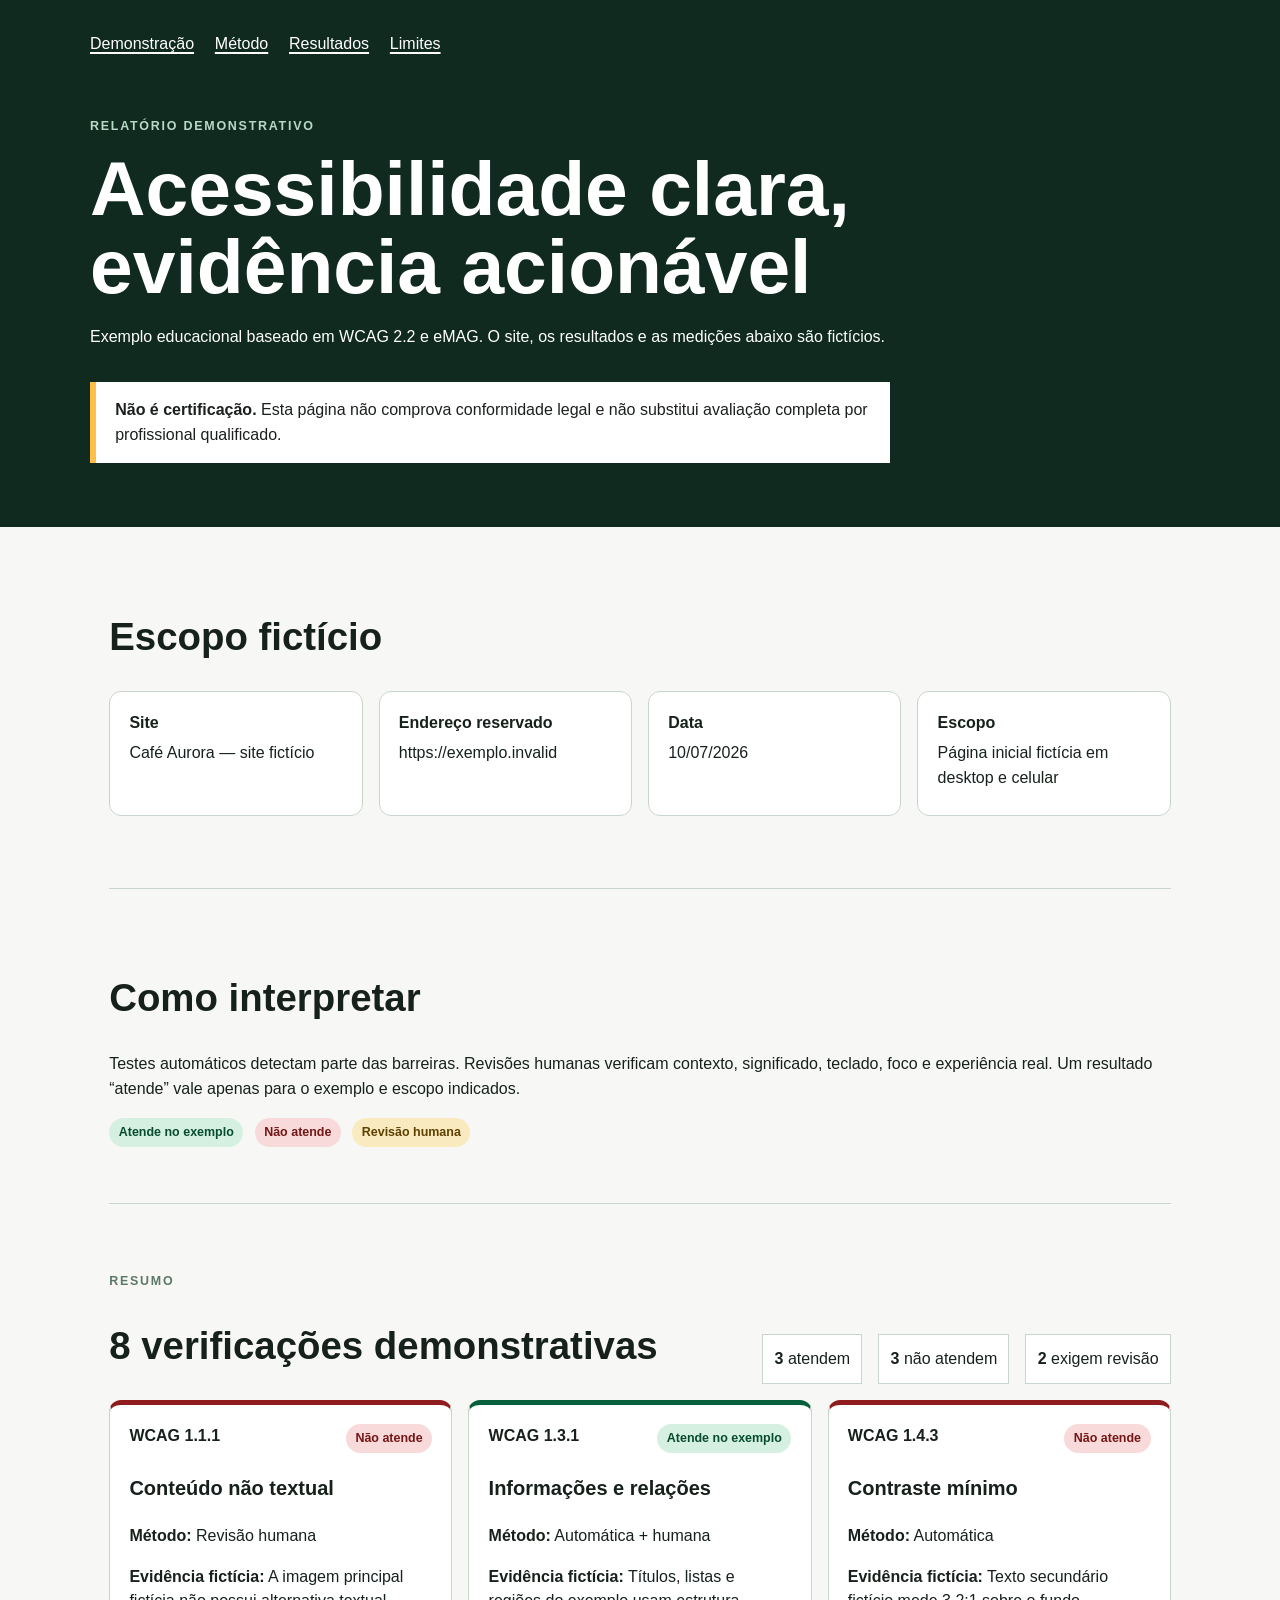
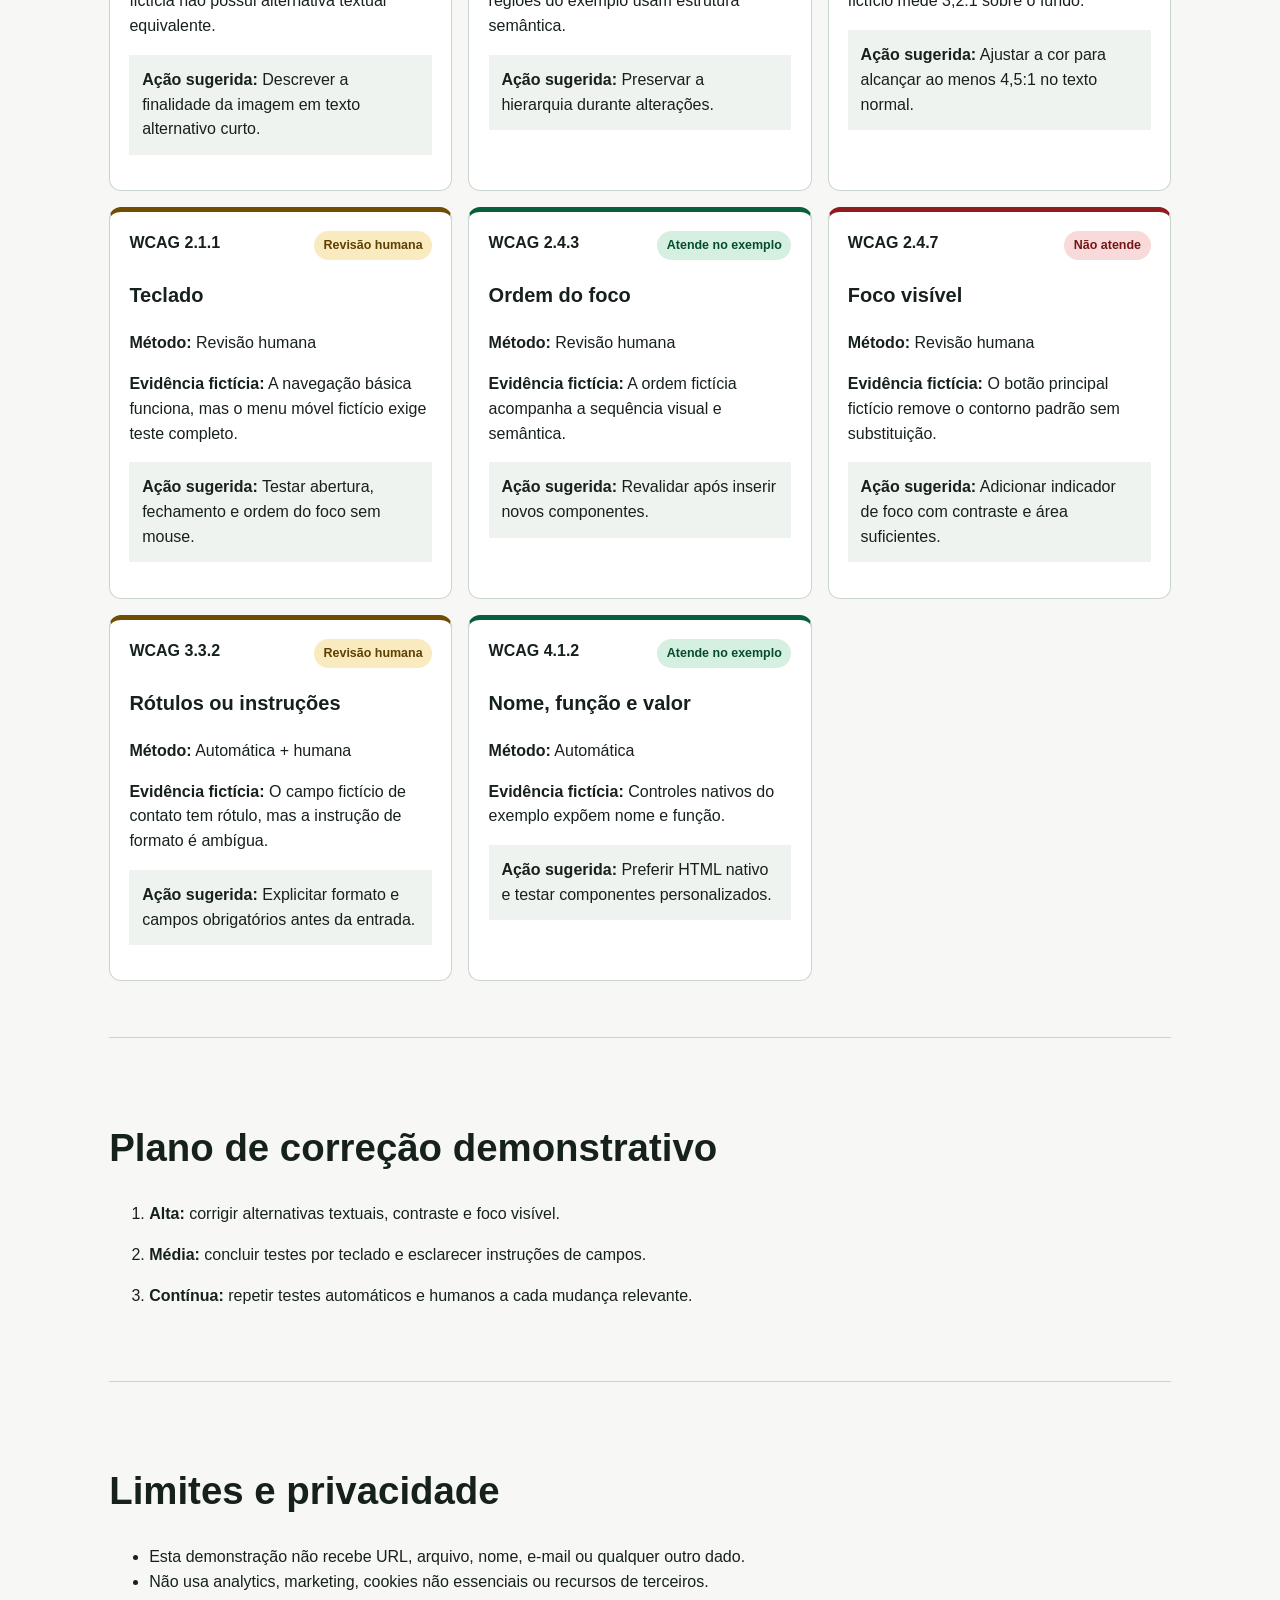
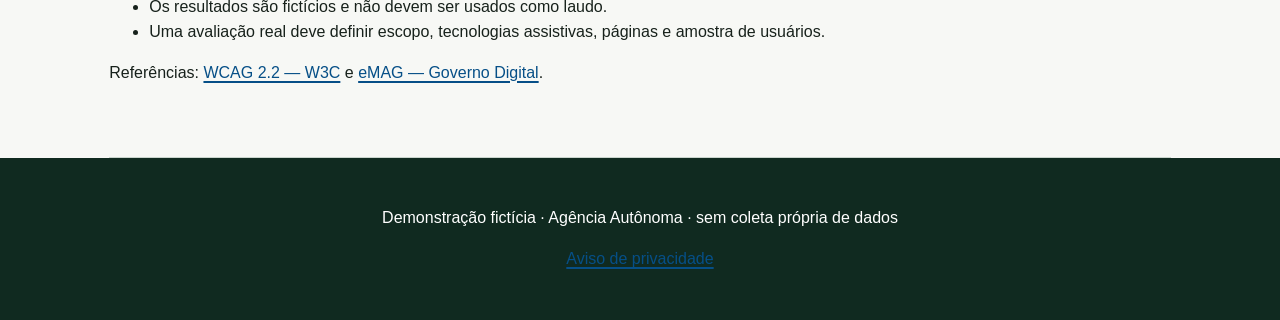
<file: index.html>
<!doctype html>
<html lang="pt-BR">
<head>
  <meta charset="utf-8">
  <meta name="viewport" content="width=device-width, initial-scale=1">
  <meta name="description" content="Demonstração fictícia de relatório de acessibilidade digital, sem coleta de dados.">
  <title>Demonstração de relatório de acessibilidade</title>
  <link rel="stylesheet" href="assets/style.css">
</head>
<body>
  <a class="skip-link" href="#conteudo">Ir para o conteúdo</a>
  <header class="report-header">
    <nav aria-label="Navegação principal"><a href="index.html" aria-current="page">Demonstração</a><a href="#metodo">Método</a><a href="#resultados">Resultados</a><a href="#limites">Limites</a></nav>
    <div class="intro"><p class="kicker">Relatório demonstrativo</p><h1>Acessibilidade clara, evidência acionável</h1><p>Exemplo educacional baseado em WCAG 2.2 e eMAG. O site, os resultados e as medições abaixo são fictícios.</p><div class="warning" role="note"><strong>Não é certificação.</strong> Esta página não comprova conformidade legal e não substitui avaliação completa por profissional qualificado.</div></div>
  </header>
  <main id="conteudo">
    <section aria-labelledby="escopo"><h2 id="escopo">Escopo fictício</h2><dl class="facts"><div><dt>Site</dt><dd>Café Aurora — site fictício</dd></div><div><dt>Endereço reservado</dt><dd>https://exemplo.invalid</dd></div><div><dt>Data</dt><dd>10/07/2026</dd></div><div><dt>Escopo</dt><dd>Página inicial fictícia em desktop e celular</dd></div></dl></section>
    <section id="metodo" aria-labelledby="metodo-titulo"><h2 id="metodo-titulo">Como interpretar</h2><p>Testes automáticos detectam parte das barreiras. Revisões humanas verificam contexto, significado, teclado, foco e experiência real. Um resultado “atende” vale apenas para o exemplo e escopo indicados.</p><div class="legend" aria-label="Legenda"><span class="badge pass">Atende no exemplo</span><span class="badge fail">Não atende</span><span class="badge review">Revisão humana</span></div></section>
    <section id="resultados" aria-labelledby="resultados-titulo"><div class="section-heading"><div><p class="kicker">Resumo</p><h2 id="resultados-titulo">8 verificações demonstrativas</h2></div><ul class="score-list"><li><strong>3</strong> atendem</li><li><strong>3</strong> não atendem</li><li><strong>2</strong> exigem revisão</li></ul></div><div class="checks"><article class="check fail"><div class="check-top"><span class="criterion">WCAG 1.1.1</span><span class="badge fail">Não atende</span></div><h3>Conteúdo não textual</h3><p><strong>Método:</strong> Revisão humana</p><p><strong>Evidência fictícia:</strong> A imagem principal fictícia não possui alternativa textual equivalente.</p><p class="action"><strong>Ação sugerida:</strong> Descrever a finalidade da imagem em texto alternativo curto.</p></article><article class="check pass"><div class="check-top"><span class="criterion">WCAG 1.3.1</span><span class="badge pass">Atende no exemplo</span></div><h3>Informações e relações</h3><p><strong>Método:</strong> Automática + humana</p><p><strong>Evidência fictícia:</strong> Títulos, listas e regiões do exemplo usam estrutura semântica.</p><p class="action"><strong>Ação sugerida:</strong> Preservar a hierarquia durante alterações.</p></article><article class="check fail"><div class="check-top"><span class="criterion">WCAG 1.4.3</span><span class="badge fail">Não atende</span></div><h3>Contraste mínimo</h3><p><strong>Método:</strong> Automática</p><p><strong>Evidência fictícia:</strong> Texto secundário fictício mede 3,2:1 sobre o fundo.</p><p class="action"><strong>Ação sugerida:</strong> Ajustar a cor para alcançar ao menos 4,5:1 no texto normal.</p></article><article class="check review"><div class="check-top"><span class="criterion">WCAG 2.1.1</span><span class="badge review">Revisão humana</span></div><h3>Teclado</h3><p><strong>Método:</strong> Revisão humana</p><p><strong>Evidência fictícia:</strong> A navegação básica funciona, mas o menu móvel fictício exige teste completo.</p><p class="action"><strong>Ação sugerida:</strong> Testar abertura, fechamento e ordem do foco sem mouse.</p></article><article class="check pass"><div class="check-top"><span class="criterion">WCAG 2.4.3</span><span class="badge pass">Atende no exemplo</span></div><h3>Ordem do foco</h3><p><strong>Método:</strong> Revisão humana</p><p><strong>Evidência fictícia:</strong> A ordem fictícia acompanha a sequência visual e semântica.</p><p class="action"><strong>Ação sugerida:</strong> Revalidar após inserir novos componentes.</p></article><article class="check fail"><div class="check-top"><span class="criterion">WCAG 2.4.7</span><span class="badge fail">Não atende</span></div><h3>Foco visível</h3><p><strong>Método:</strong> Revisão humana</p><p><strong>Evidência fictícia:</strong> O botão principal fictício remove o contorno padrão sem substituição.</p><p class="action"><strong>Ação sugerida:</strong> Adicionar indicador de foco com contraste e área suficientes.</p></article><article class="check review"><div class="check-top"><span class="criterion">WCAG 3.3.2</span><span class="badge review">Revisão humana</span></div><h3>Rótulos ou instruções</h3><p><strong>Método:</strong> Automática + humana</p><p><strong>Evidência fictícia:</strong> O campo fictício de contato tem rótulo, mas a instrução de formato é ambígua.</p><p class="action"><strong>Ação sugerida:</strong> Explicitar formato e campos obrigatórios antes da entrada.</p></article><article class="check pass"><div class="check-top"><span class="criterion">WCAG 4.1.2</span><span class="badge pass">Atende no exemplo</span></div><h3>Nome, função e valor</h3><p><strong>Método:</strong> Automática</p><p><strong>Evidência fictícia:</strong> Controles nativos do exemplo expõem nome e função.</p><p class="action"><strong>Ação sugerida:</strong> Preferir HTML nativo e testar componentes personalizados.</p></article></div></section>
    <section aria-labelledby="prioridades"><h2 id="prioridades">Plano de correção demonstrativo</h2><ol class="priorities"><li><strong>Alta:</strong> corrigir alternativas textuais, contraste e foco visível.</li><li><strong>Média:</strong> concluir testes por teclado e esclarecer instruções de campos.</li><li><strong>Contínua:</strong> repetir testes automáticos e humanos a cada mudança relevante.</li></ol></section>
    <section id="limites" aria-labelledby="limites-titulo"><h2 id="limites-titulo">Limites e privacidade</h2><ul><li>Esta demonstração não recebe URL, arquivo, nome, e-mail ou qualquer outro dado.</li><li>Não usa analytics, marketing, cookies não essenciais ou recursos de terceiros.</li><li>Os resultados são fictícios e não devem ser usados como laudo.</li><li>Uma avaliação real deve definir escopo, tecnologias assistivas, páginas e amostra de usuários.</li></ul><p>Referências: <a href="https://www.w3.org/TR/WCAG22/">WCAG 2.2 — W3C</a> e <a href="https://www.gov.br/governodigital/pt-br/acessibilidade-e-usuario/acessibilidade-digital/modelo-de-acessibilidade">eMAG — Governo Digital</a>.</p></section>
  </main>
  <footer><p>Demonstração fictícia · Agência Autônoma · sem coleta própria de dados</p><p><a href="privacy.html">Aviso de privacidade</a></p></footer>
</body>
</html>
</file>
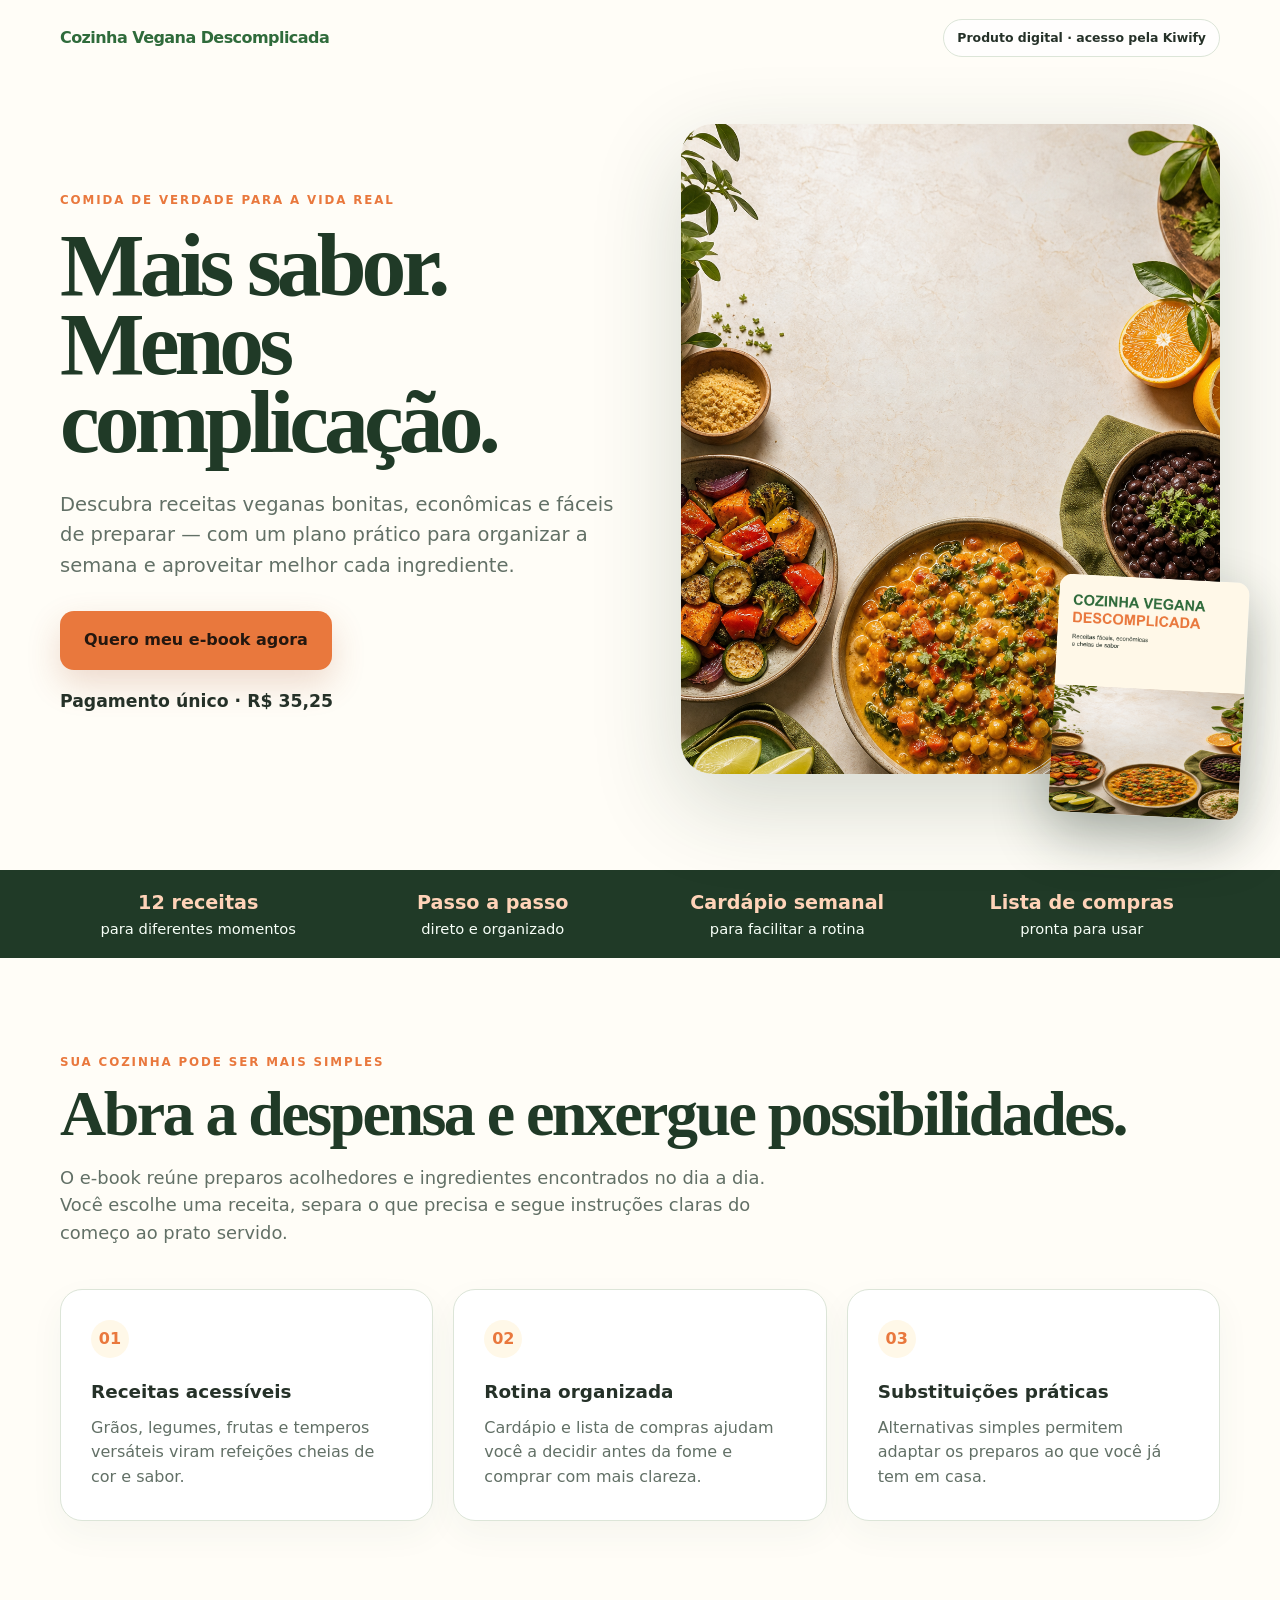
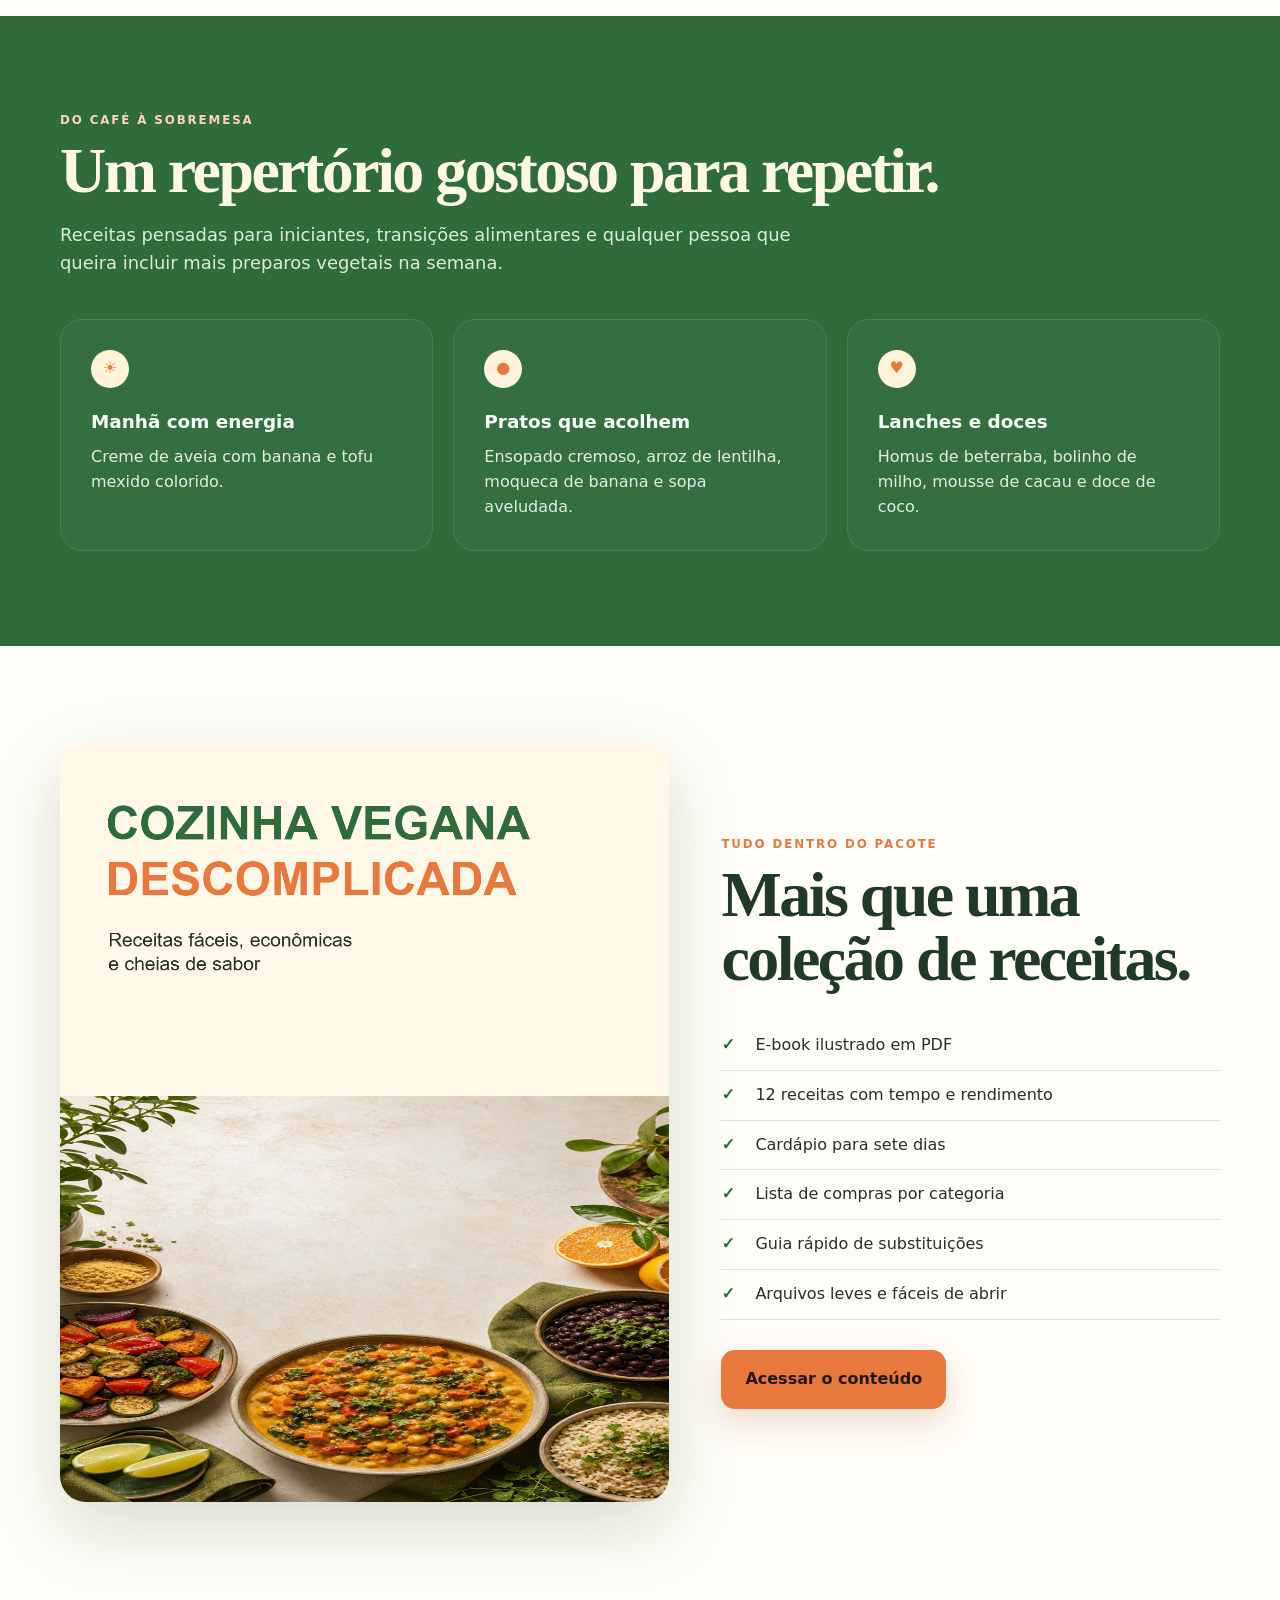
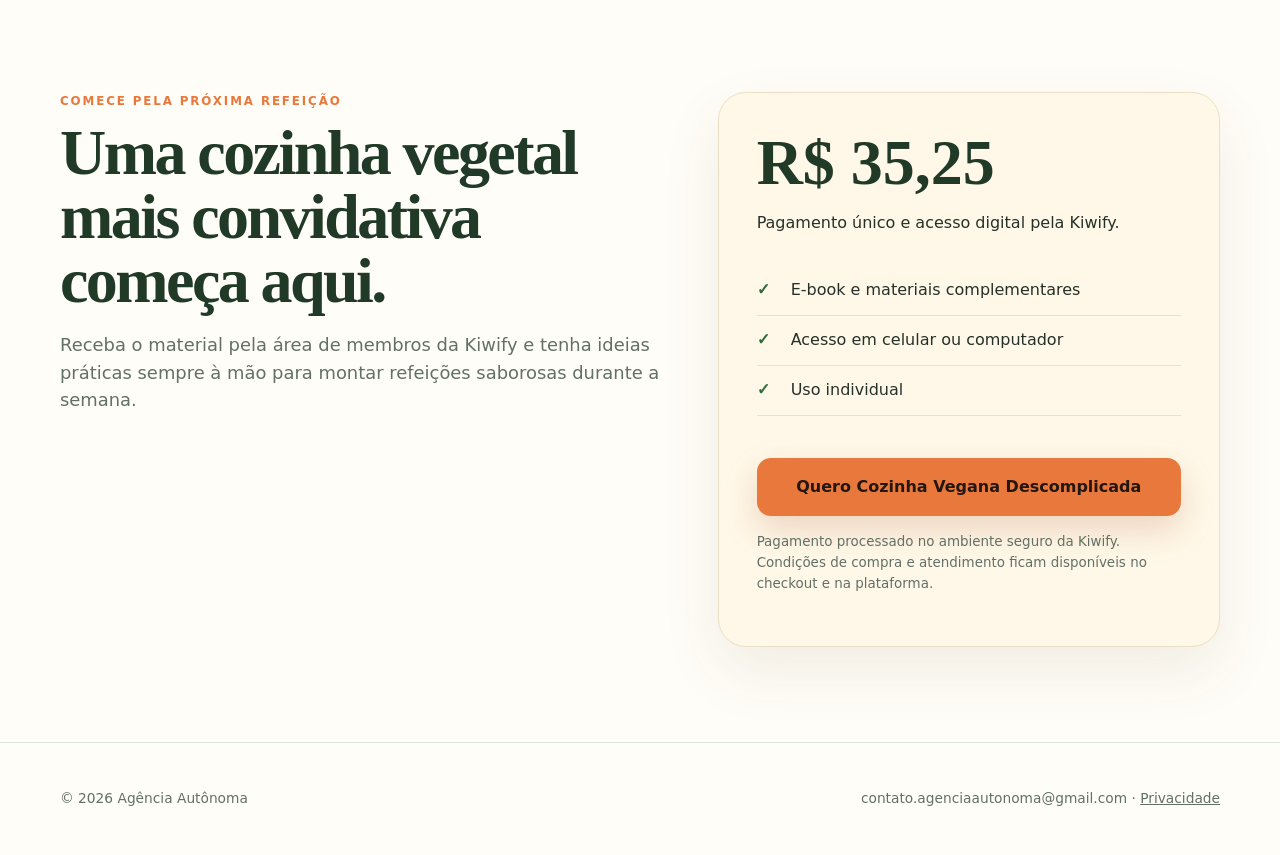
<file: cozinha-vegana/index.html>
<!doctype html>
<html lang="pt-BR">
<head>
  <meta charset="utf-8">
  <meta name="viewport" content="width=device-width,initial-scale=1">
  <title>Cozinha Vegana Descomplicada — Receitas fáceis e econômicas</title>
  <meta name="description" content="E-book com 12 receitas veganas fáceis, cardápio semanal, lista de compras e guia de substituições para uma rotina mais prática e saborosa.">
  <meta name="robots" content="index,follow">
  <link rel="canonical" href="https://fabioalbuquerque80-debug.github.io/agencia-autonoma-acessibilidade-demo/cozinha-vegana/">
  <meta property="og:type" content="product">
  <meta property="og:title" content="Cozinha Vegana Descomplicada">
  <meta property="og:description" content="Receitas fáceis, econômicas e cheias de sabor para a vida real.">
  <meta property="og:image" content="https://fabioalbuquerque80-debug.github.io/agencia-autonoma-acessibilidade-demo/cozinha-vegana/capa.png">
  <meta name="theme-color" content="#2f6b3b">
  <script type="application/ld+json">{"@context":"https://schema.org","@type":"Product","name":"Cozinha Vegana Descomplicada","description":"E-book original com 12 receitas veganas, cardápio semanal, lista de compras e guia de substituições.","image":"https://fabioalbuquerque80-debug.github.io/agencia-autonoma-acessibilidade-demo/cozinha-vegana/capa.png","brand":{"@type":"Brand","name":"Agência Autônoma"},"offers":{"@type":"Offer","url":"https://pay.kiwify.com.br/7oKUtvx","priceCurrency":"BRL","price":"35.25","availability":"https://schema.org/InStock"}}</script>
  <style>
    :root{--leaf:#2f6b3b;--deep:#203a27;--cream:#fff8e8;--paper:#fffdf7;--paprika:#e9783d;--ink:#253128;--muted:#627066;--line:#dce5d8;--white:#fff}
    *{box-sizing:border-box}html{scroll-behavior:smooth}body{margin:0;background:var(--paper);color:var(--ink);font-family:Inter,ui-sans-serif,system-ui,-apple-system,"Segoe UI",sans-serif;line-height:1.55}a{color:inherit}.wrap{width:min(1160px,calc(100% - 40px));margin:auto}.nav{height:76px;display:flex;align-items:center;justify-content:space-between}.brand{font-weight:900;letter-spacing:-.035em;color:var(--leaf)}.pill{font-size:.78rem;font-weight:750;border:1px solid var(--line);padding:8px 13px;border-radius:999px;background:#ffffffb8}.hero{min-height:720px;display:grid;grid-template-columns:1.02fr .98fr;gap:60px;align-items:center;padding:48px 0 88px}.eyebrow{text-transform:uppercase;letter-spacing:.16em;font-weight:900;font-size:.74rem;color:var(--paprika)}h1{font-family:Georgia,"Times New Roman",serif;font-size:clamp(3.4rem,7vw,6.6rem);line-height:.88;letter-spacing:-.055em;margin:16px 0 28px;color:var(--deep)}.lead{font-size:1.22rem;color:var(--muted);max-width:640px}.actions{display:flex;align-items:center;gap:18px;flex-wrap:wrap;margin-top:30px}.cta{display:inline-flex;align-items:center;justify-content:center;background:var(--paprika);color:#24170f;text-decoration:none;font-weight:900;padding:17px 24px;border-radius:14px;box-shadow:0 14px 34px #a64b2533;transition:.2s transform,.2s box-shadow}.cta:hover{transform:translateY(-2px);box-shadow:0 18px 42px #a64b2548}.price{font-size:1.08rem;font-weight:850}.visual{position:relative}.visual>img{width:100%;height:650px;object-fit:cover;border-radius:32px;box-shadow:0 30px 90px #203a2730}.cover{position:absolute!important;width:190px!important;height:auto!important;right:-24px;bottom:-34px;border-radius:13px!important;box-shadow:0 22px 55px #16281c55!important;transform:rotate(3deg)}.strip{background:var(--deep);color:#f7fff8;padding:18px 0}.strip .wrap{display:grid;grid-template-columns:repeat(4,1fr);gap:18px;text-align:center;font-size:.92rem}.strip strong{display:block;font-size:1.2rem;color:#ffd3b8}.section{padding:95px 0}.section h2{font-family:Georgia,"Times New Roman",serif;font-size:clamp(2.5rem,5vw,4.5rem);line-height:1;letter-spacing:-.04em;margin:10px 0 18px;color:var(--deep)}.intro{max-width:740px;color:var(--muted);font-size:1.12rem}.grid{display:grid;grid-template-columns:repeat(3,1fr);gap:20px;margin-top:42px}.card{background:var(--white);border:1px solid var(--line);border-radius:22px;padding:30px;box-shadow:0 13px 35px #345c3b0c}.number{display:inline-grid;place-items:center;width:38px;height:38px;border-radius:50%;background:var(--cream);color:var(--paprika);font-weight:900}.card h3{font-size:1.15rem;margin:20px 0 9px}.card p{color:var(--muted);margin:0}.green{background:var(--leaf);color:#f7fff8}.green h2{color:#fff7e6}.green .intro{color:#dcecdc}.green .card{background:#356f41;border-color:#4b8054;box-shadow:none}.green .card p{color:#e2eee3}.green .number{background:#fff3dc}.menu{display:grid;grid-template-columns:1.1fr .9fr;gap:52px;align-items:center}.menu img{width:100%;border-radius:26px;box-shadow:0 25px 70px #23462b2d}.checks{list-style:none;padding:0;margin:30px 0}.checks li{padding:12px 0 12px 34px;position:relative;border-bottom:1px solid var(--line)}.checks li:before{content:"✓";position:absolute;left:0;color:var(--leaf);font-weight:950}.offer{display:grid;grid-template-columns:1fr .82fr;gap:45px;align-items:start}.box{background:var(--cream);border:1px solid #eadfc5;border-radius:28px;padding:38px;box-shadow:0 25px 60px #5f482216}.bigprice{font-family:Georgia,serif;font-size:4rem;line-height:1;color:var(--deep);font-weight:800}.box .cta{width:100%;margin-top:12px}.fine{font-size:.84rem;color:var(--muted);margin-top:16px}footer{border-top:1px solid var(--line);padding:45px 0;color:var(--muted);font-size:.86rem}.footerline{display:flex;justify-content:space-between;gap:20px;flex-wrap:wrap}
    @media(max-width:860px){.hero,.menu,.offer{grid-template-columns:1fr}.hero{padding-top:25px}.visual>img{height:500px}.cover{width:145px!important;right:10px}.grid{grid-template-columns:1fr}.strip .wrap{grid-template-columns:1fr 1fr}h1{font-size:4rem}.section{padding:70px 0}}
    @media(max-width:480px){.wrap{width:min(100% - 26px,1160px)}.nav{height:64px}.pill{display:none}h1{font-size:3.25rem}.visual>img{height:390px}.strip .wrap{grid-template-columns:1fr}.actions{align-items:stretch}.cta{width:100%}}
  </style>
</head>
<body>
  <header class="wrap nav"><div class="brand">Cozinha Vegana Descomplicada</div><div class="pill">Produto digital · acesso pela Kiwify</div></header>
  <main>
    <section class="wrap hero">
      <div><div class="eyebrow">Comida de verdade para a vida real</div><h1>Mais sabor.<br>Menos complicação.</h1><p class="lead">Descubra receitas veganas bonitas, econômicas e fáceis de preparar — com um plano prático para organizar a semana e aproveitar melhor cada ingrediente.</p><div class="actions"><a class="cta" href="https://pay.kiwify.com.br/7oKUtvx" rel="noopener">Quero meu e-book agora</a><span class="price">Pagamento único · R$ 35,25</span></div></div>
      <div class="visual"><img src="hero.png" alt="Mesa com ensopado de grão-de-bico, legumes assados, arroz, feijão e ingredientes frescos"><img class="cover" src="capa.png" alt="Capa do e-book Cozinha Vegana Descomplicada"></div>
    </section>
    <section class="strip"><div class="wrap"><div><strong>12 receitas</strong>para diferentes momentos</div><div><strong>Passo a passo</strong>direto e organizado</div><div><strong>Cardápio semanal</strong>para facilitar a rotina</div><div><strong>Lista de compras</strong>pronta para usar</div></div></section>
    <section class="wrap section"><div class="eyebrow">Sua cozinha pode ser mais simples</div><h2>Abra a despensa e enxergue possibilidades.</h2><p class="intro">O e-book reúne preparos acolhedores e ingredientes encontrados no dia a dia. Você escolhe uma receita, separa o que precisa e segue instruções claras do começo ao prato servido.</p><div class="grid"><article class="card"><span class="number">01</span><h3>Receitas acessíveis</h3><p>Grãos, legumes, frutas e temperos versáteis viram refeições cheias de cor e sabor.</p></article><article class="card"><span class="number">02</span><h3>Rotina organizada</h3><p>Cardápio e lista de compras ajudam você a decidir antes da fome e comprar com mais clareza.</p></article><article class="card"><span class="number">03</span><h3>Substituições práticas</h3><p>Alternativas simples permitem adaptar os preparos ao que você já tem em casa.</p></article></div></section>
    <section class="green section"><div class="wrap"><div class="eyebrow" style="color:#ffd3b8">Do café à sobremesa</div><h2>Um repertório gostoso para repetir.</h2><p class="intro">Receitas pensadas para iniciantes, transições alimentares e qualquer pessoa que queira incluir mais preparos vegetais na semana.</p><div class="grid"><article class="card"><span class="number">☀</span><h3>Manhã com energia</h3><p>Creme de aveia com banana e tofu mexido colorido.</p></article><article class="card"><span class="number">●</span><h3>Pratos que acolhem</h3><p>Ensopado cremoso, arroz de lentilha, moqueca de banana e sopa aveludada.</p></article><article class="card"><span class="number">♥</span><h3>Lanches e doces</h3><p>Homus de beterraba, bolinho de milho, mousse de cacau e doce de coco.</p></article></div></div></section>
    <section class="wrap section menu"><img src="capa.png" alt="Capa vertical do produto digital"><div><div class="eyebrow">Tudo dentro do pacote</div><h2>Mais que uma coleção de receitas.</h2><ul class="checks"><li>E-book ilustrado em PDF</li><li>12 receitas com tempo e rendimento</li><li>Cardápio para sete dias</li><li>Lista de compras por categoria</li><li>Guia rápido de substituições</li><li>Arquivos leves e fáceis de abrir</li></ul><a class="cta" href="https://pay.kiwify.com.br/7oKUtvx" rel="noopener">Acessar o conteúdo</a></div></section>
    <section class="wrap section offer"><div><div class="eyebrow">Comece pela próxima refeição</div><h2>Uma cozinha vegetal mais convidativa começa aqui.</h2><p class="intro">Receba o material pela área de membros da Kiwify e tenha ideias práticas sempre à mão para montar refeições saborosas durante a semana.</p></div><aside class="box"><div class="bigprice">R$ 35,25</div><p>Pagamento único e acesso digital pela Kiwify.</p><ul class="checks"><li>E-book e materiais complementares</li><li>Acesso em celular ou computador</li><li>Uso individual</li></ul><a class="cta" href="https://pay.kiwify.com.br/7oKUtvx" rel="noopener">Quero Cozinha Vegana Descomplicada</a><p class="fine">Pagamento processado no ambiente seguro da Kiwify. Condições de compra e atendimento ficam disponíveis no checkout e na plataforma.</p></aside></section>
  </main>
  <footer><div class="wrap footerline"><span>© 2026 Agência Autônoma</span><span>contato.agenciaautonoma@gmail.com · <a href="../privacy.html">Privacidade</a></span></div></footer>
</body>
</html>
</file>
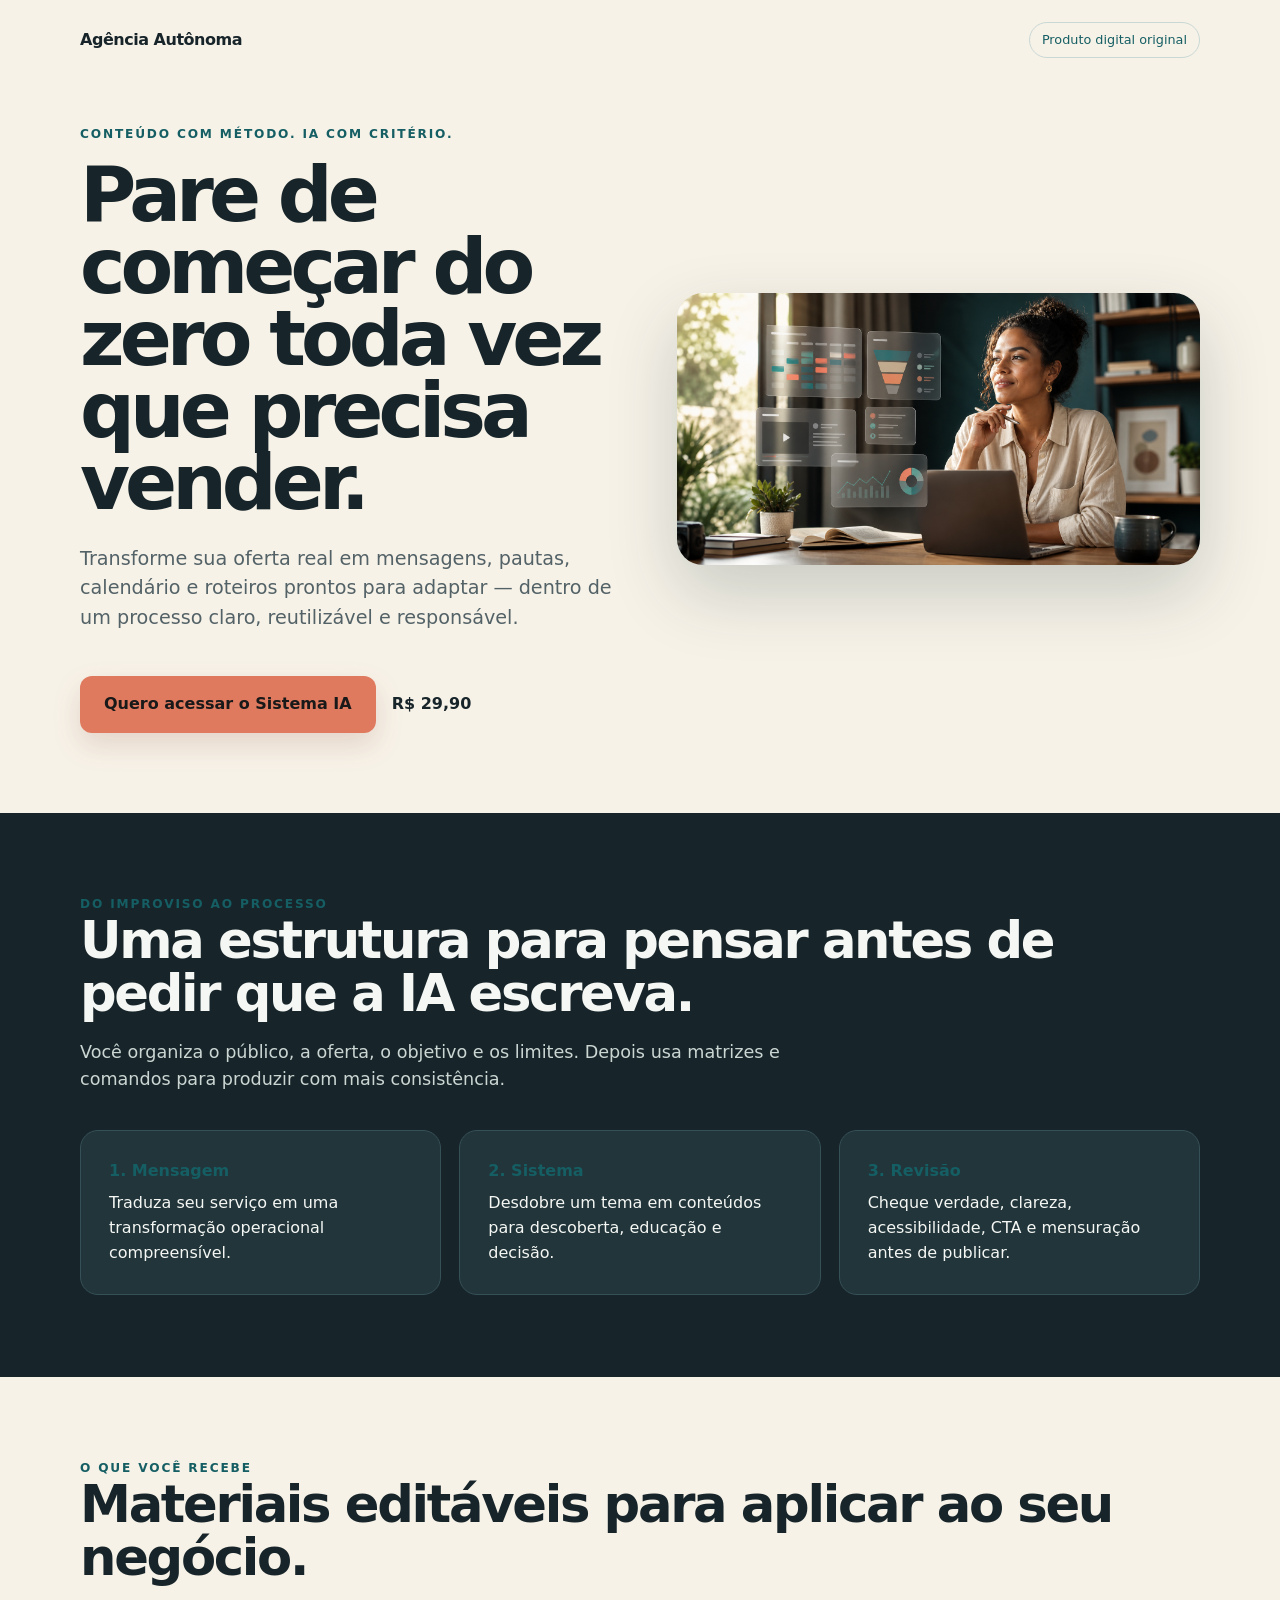
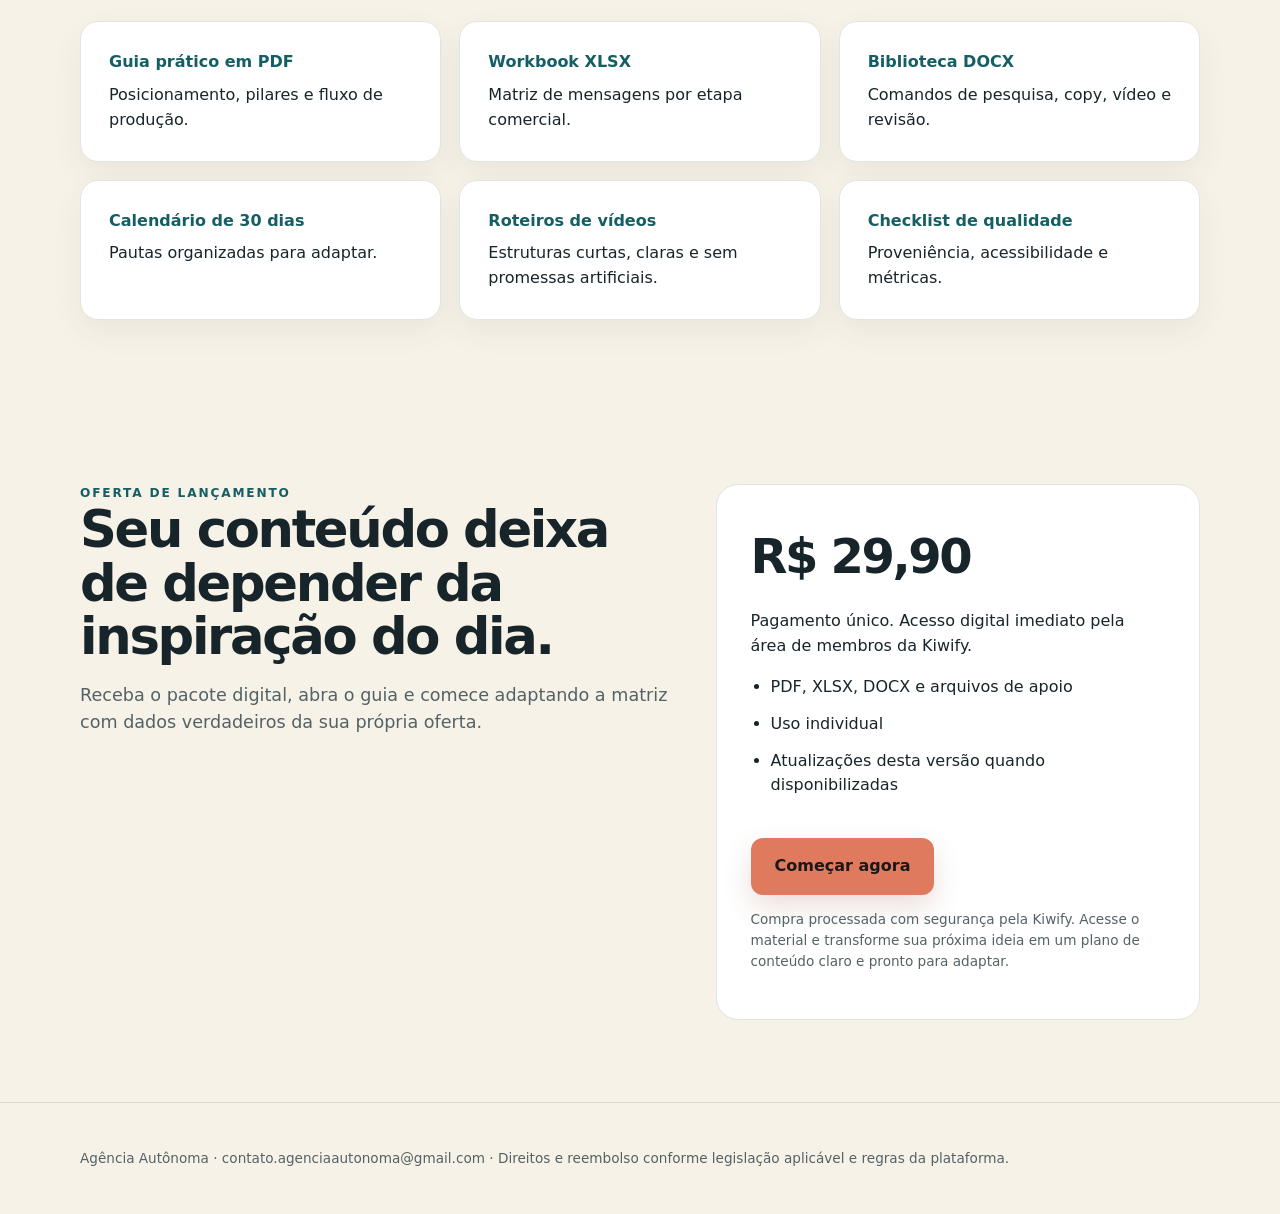
<file: sistema-ia/index.html>
<!doctype html>
<html lang="pt-BR">
<head>
  <meta charset="utf-8">
  <meta name="viewport" content="width=device-width,initial-scale=1">
  <title>Sistema IA — Conteúdo e Vendas para Autônomos</title>
  <meta name="description" content="Um sistema prático para transformar sua oferta em mensagens, pautas, calendário e roteiros consistentes com apoio de IA.">
  <meta name="robots" content="index,follow">
  <link rel="canonical" href="https://fabioalbuquerque80-debug.github.io/agencia-autonoma-acessibilidade-demo/sistema-ia/">
  <meta property="og:title" content="Sistema IA — Conteúdo e Vendas">
  <meta property="og:description" content="Organize sua oferta e transforme uma ideia em um sistema de conteúdo comercial consistente.">
  <meta property="og:image" content="https://fabioalbuquerque80-debug.github.io/agencia-autonoma-acessibilidade-demo/sistema-ia/hero.png">
  <script type="application/ld+json">{"@context":"https://schema.org","@type":"Product","name":"Sistema IA — Conteúdo e Vendas para Autônomos","description":"Sistema prático com materiais editáveis para planejar mensagens, pautas, calendário e roteiros comerciais com apoio de IA.","image":"https://fabioalbuquerque80-debug.github.io/agencia-autonoma-acessibilidade-demo/sistema-ia/hero.png","brand":{"@type":"Brand","name":"Agência Autônoma"},"offers":{"@type":"Offer","url":"https://pay.kiwify.com.br/hQNCsru","priceCurrency":"BRL","price":"29.90","availability":"https://schema.org/InStock"}}</script>
  <style>
    :root{--teal:#155e63;--dark:#17252a;--ivory:#f7f2e8;--coral:#e07a5f;--white:#fff;--muted:#536267}
    *{box-sizing:border-box}html{scroll-behavior:smooth}body{margin:0;background:var(--ivory);color:var(--dark);font-family:Inter,ui-sans-serif,system-ui,-apple-system,"Segoe UI",sans-serif;line-height:1.55}a{color:inherit}.wrap{width:min(1120px,calc(100% - 40px));margin:auto}.top{padding:22px 0;display:flex;justify-content:space-between;align-items:center}.brand{font-weight:850;letter-spacing:-.03em}.tag{font-size:.8rem;border:1px solid #c9d8d5;border-radius:999px;padding:7px 12px;color:var(--teal)}.hero{padding:45px 0 80px;display:grid;grid-template-columns:1.02fr .98fr;align-items:center;gap:52px}.kicker{text-transform:uppercase;letter-spacing:.15em;color:var(--teal);font-weight:800;font-size:.76rem}.hero h1{font-size:clamp(2.7rem,6vw,5.6rem);line-height:.94;letter-spacing:-.065em;margin:15px 0 24px}.lead{font-size:1.2rem;color:var(--muted);max-width:640px}.cta{display:inline-block;margin-top:24px;background:var(--coral);color:#191919;text-decoration:none;font-weight:850;padding:16px 24px;border-radius:12px;box-shadow:0 12px 28px #8d46332c}.price{margin-left:16px;font-weight:800}.hero img{width:100%;border-radius:26px;box-shadow:0 28px 70px #102f3033}.section{padding:82px 0}.section h2{font-size:clamp(2rem,4vw,3.4rem);line-height:1.05;letter-spacing:-.045em;margin:0 0 18px}.section-intro{font-size:1.1rem;color:var(--muted);max-width:720px}.grid{display:grid;grid-template-columns:repeat(3,1fr);gap:18px;margin-top:36px}.card{background:#fff;border:1px solid #e1e5df;border-radius:18px;padding:28px;box-shadow:0 12px 30px #1b3d3510}.card strong{display:block;color:var(--teal);margin-bottom:8px}.dark{background:var(--dark);color:#f5f7f4}.dark .section-intro{color:#cbd6d3}.dark .card{background:#21353a;border-color:#365057;box-shadow:none}.offer{display:grid;grid-template-columns:1fr .8fr;gap:30px;align-items:start}.box{background:#fff;border-radius:22px;padding:34px;border:1px solid #dfe5df}.box ul{padding-left:20px}.box li{margin:12px 0}.price-big{font-size:3rem;font-weight:900;letter-spacing:-.05em}.fine{font-size:.85rem;color:var(--muted)}footer{padding:45px 0;border-top:1px solid #d8ddd6;color:var(--muted);font-size:.85rem}@media(max-width:820px){.hero,.offer{grid-template-columns:1fr}.hero{padding-top:20px}.grid{grid-template-columns:1fr}.hero h1{font-size:3.2rem}.price{display:block;margin:16px 0 0}}
  </style>
</head>
<body>
  <header class="wrap top"><div class="brand">Agência Autônoma</div><div class="tag">Produto digital original</div></header>
  <main>
    <section class="wrap hero">
      <div><div class="kicker">Conteúdo com método. IA com critério.</div><h1>Pare de começar do zero toda vez que precisa vender.</h1><p class="lead">Transforme sua oferta real em mensagens, pautas, calendário e roteiros prontos para adaptar — dentro de um processo claro, reutilizável e responsável.</p><a class="cta" href="https://pay.kiwify.com.br/hQNCsru" rel="noopener">Quero acessar o Sistema IA</a><span class="price">R$ 29,90</span></div>
      <img src="hero.png" alt="Profissional autônoma planejando conteúdo com painéis visuais de calendário, funil, vídeo e métricas">
    </section>
    <section class="dark section"><div class="wrap"><div class="kicker">Do improviso ao processo</div><h2>Uma estrutura para pensar antes de pedir que a IA escreva.</h2><p class="section-intro">Você organiza o público, a oferta, o objetivo e os limites. Depois usa matrizes e comandos para produzir com mais consistência.</p><div class="grid"><div class="card"><strong>1. Mensagem</strong>Traduza seu serviço em uma transformação operacional compreensível.</div><div class="card"><strong>2. Sistema</strong>Desdobre um tema em conteúdos para descoberta, educação e decisão.</div><div class="card"><strong>3. Revisão</strong>Cheque verdade, clareza, acessibilidade, CTA e mensuração antes de publicar.</div></div></div></section>
    <section class="wrap section"><div class="kicker">O que você recebe</div><h2>Materiais editáveis para aplicar ao seu negócio.</h2><div class="grid"><div class="card"><strong>Guia prático em PDF</strong>Posicionamento, pilares e fluxo de produção.</div><div class="card"><strong>Workbook XLSX</strong>Matriz de mensagens por etapa comercial.</div><div class="card"><strong>Biblioteca DOCX</strong>Comandos de pesquisa, copy, vídeo e revisão.</div><div class="card"><strong>Calendário de 30 dias</strong>Pautas organizadas para adaptar.</div><div class="card"><strong>Roteiros de vídeos</strong>Estruturas curtas, claras e sem promessas artificiais.</div><div class="card"><strong>Checklist de qualidade</strong>Proveniência, acessibilidade e métricas.</div></div></section>
    <section id="oferta" class="wrap section offer"><div><div class="kicker">Oferta de lançamento</div><h2>Seu conteúdo deixa de depender da inspiração do dia.</h2><p class="section-intro">Receba o pacote digital, abra o guia e comece adaptando a matriz com dados verdadeiros da sua própria oferta.</p></div><div class="box"><div class="price-big">R$ 29,90</div><p>Pagamento único. Acesso digital imediato pela área de membros da Kiwify.</p><ul><li>PDF, XLSX, DOCX e arquivos de apoio</li><li>Uso individual</li><li>Atualizações desta versão quando disponibilizadas</li></ul><a class="cta" href="https://pay.kiwify.com.br/hQNCsru" rel="noopener">Começar agora</a><p class="fine">Compra processada com segurança pela Kiwify. Acesse o material e transforme sua próxima ideia em um plano de conteúdo claro e pronto para adaptar.</p></div></section>
  </main>
  <footer><div class="wrap">Agência Autônoma · contato.agenciaautonoma@gmail.com · Direitos e reembolso conforme legislação aplicável e regras da plataforma.</div></footer>
</body>
</html>
</file>
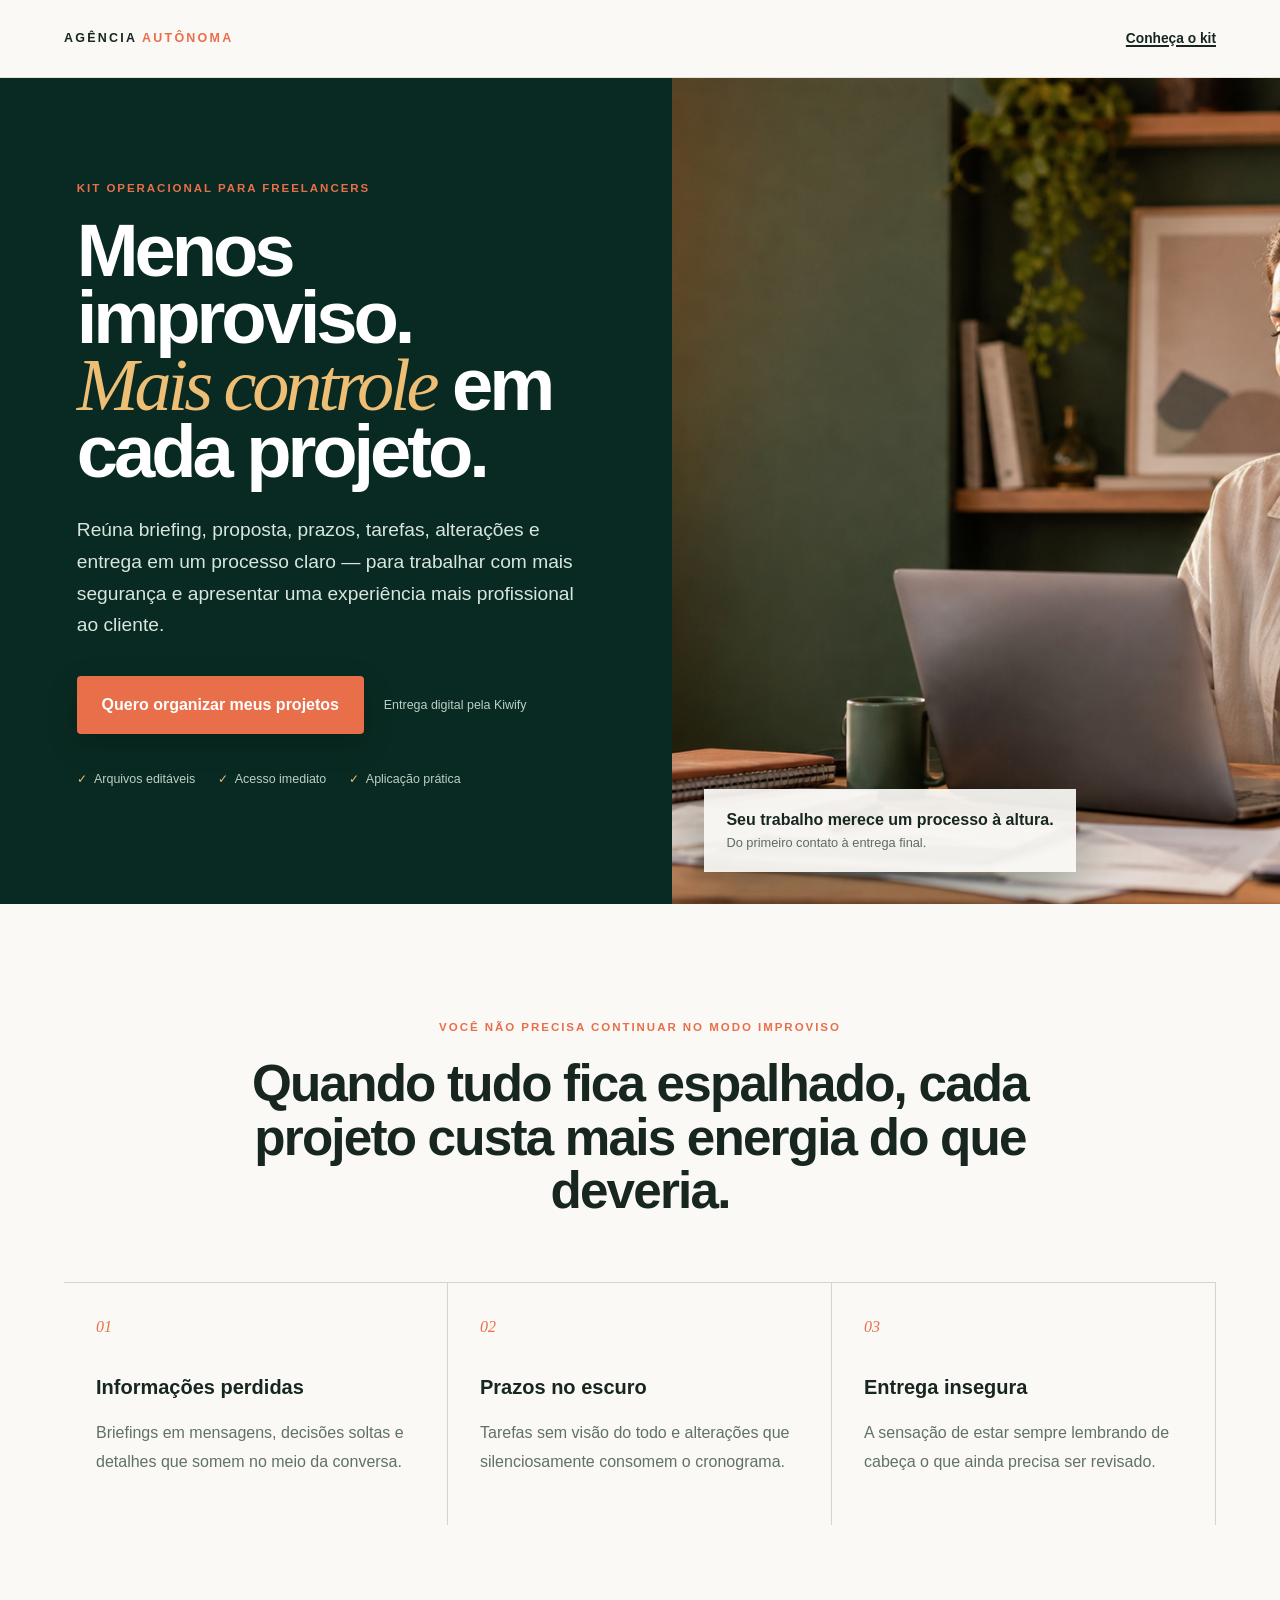
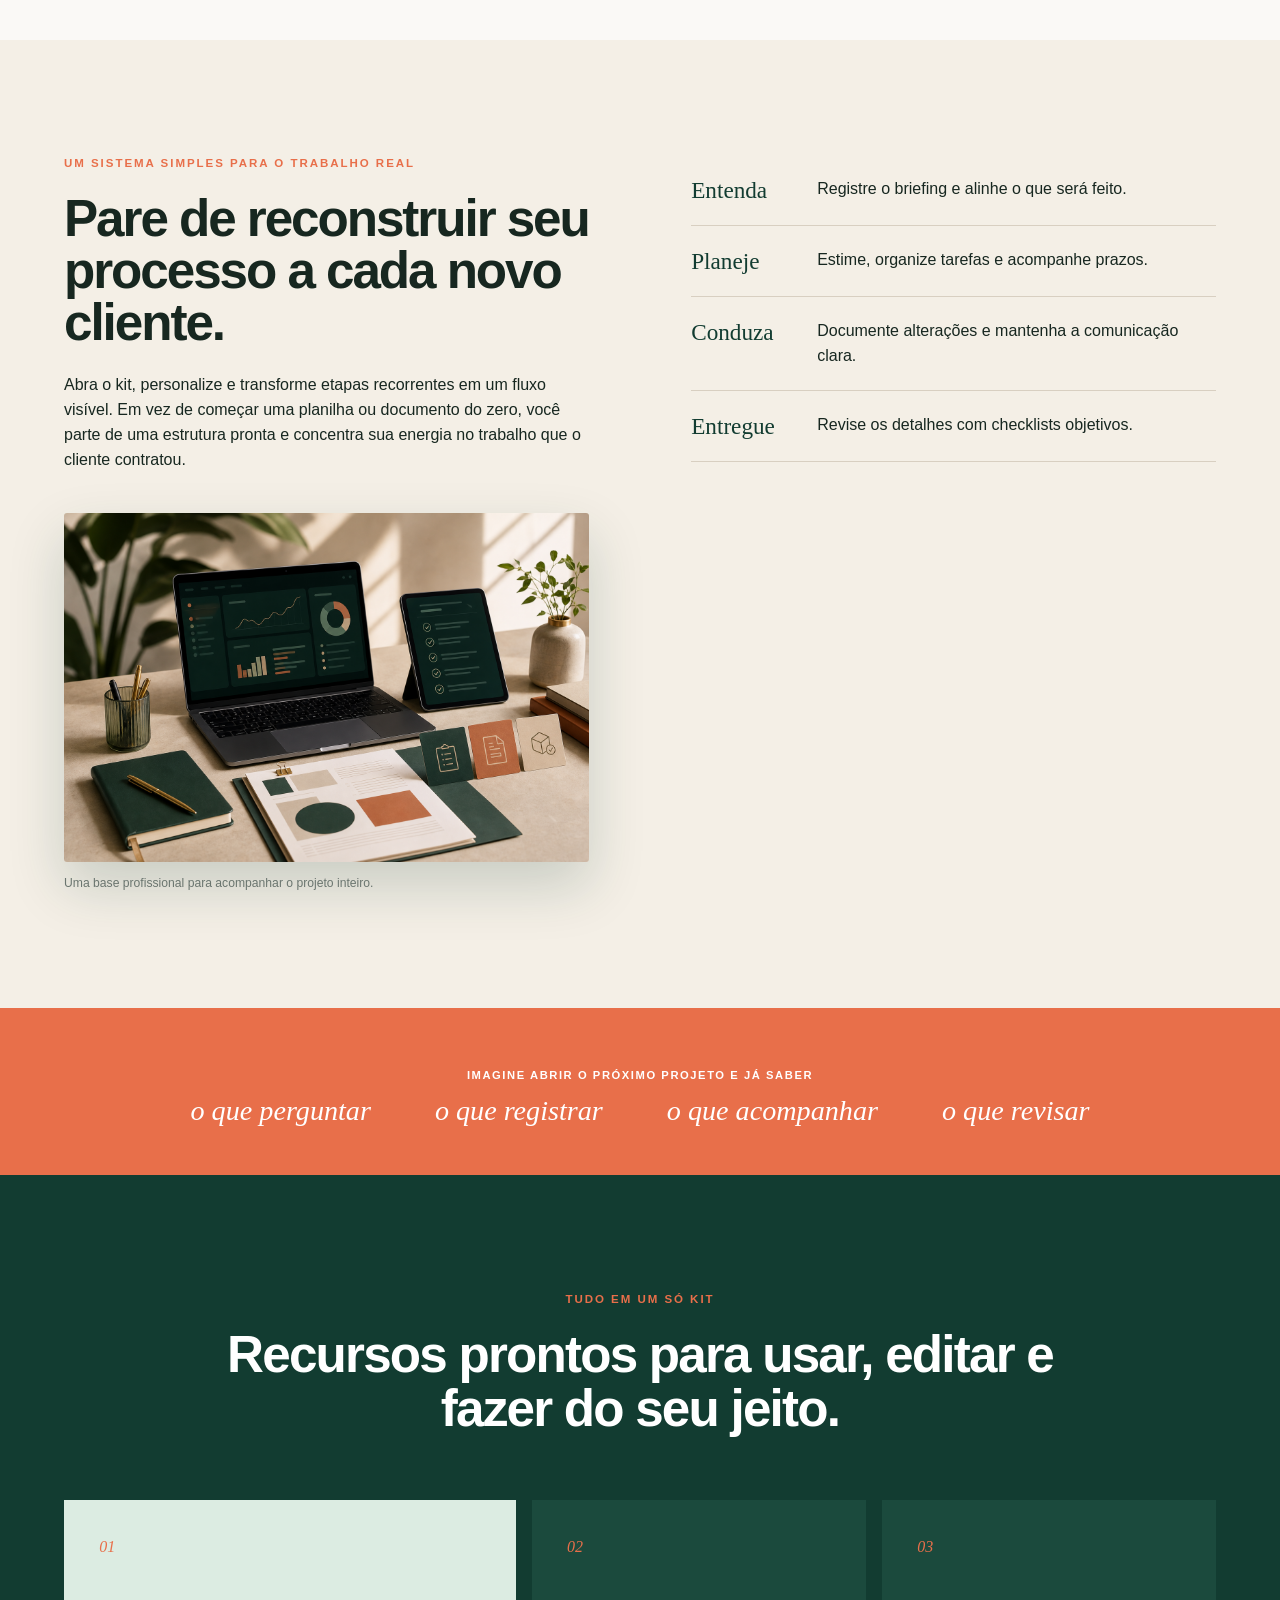
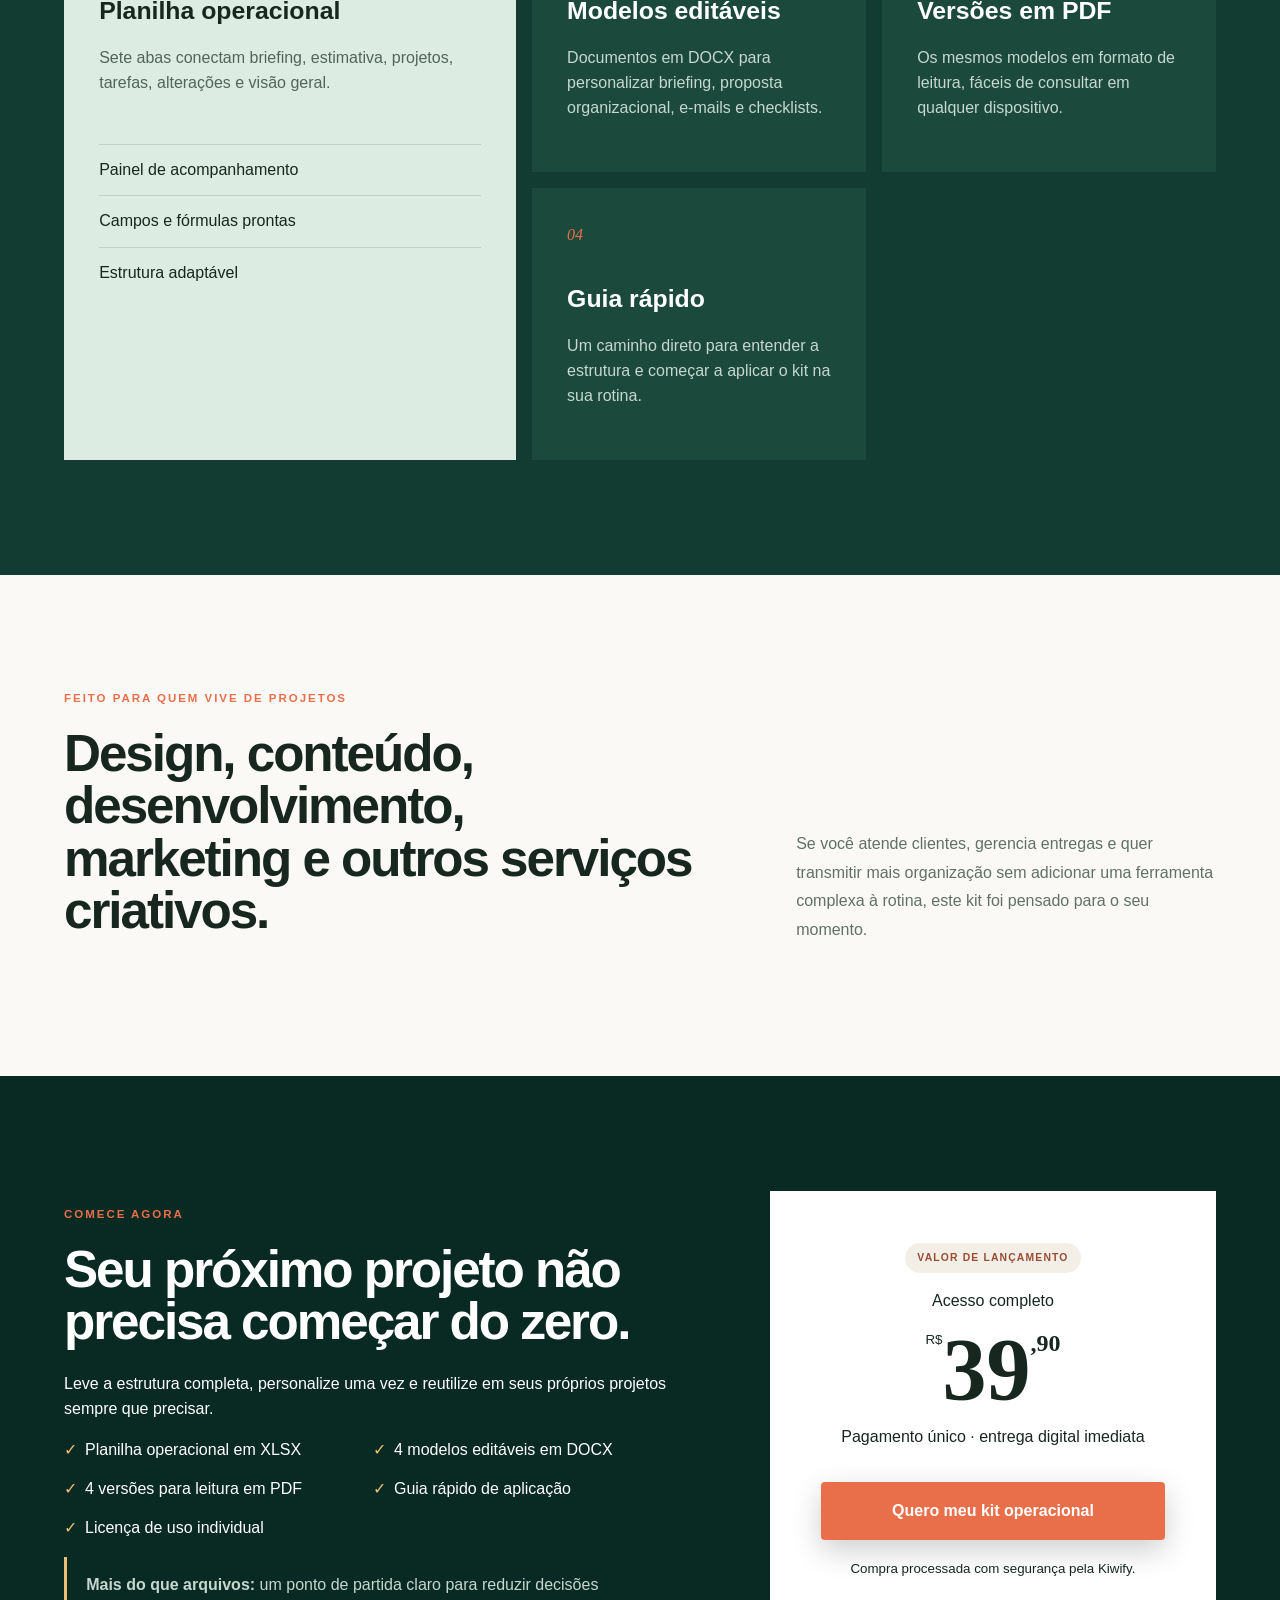
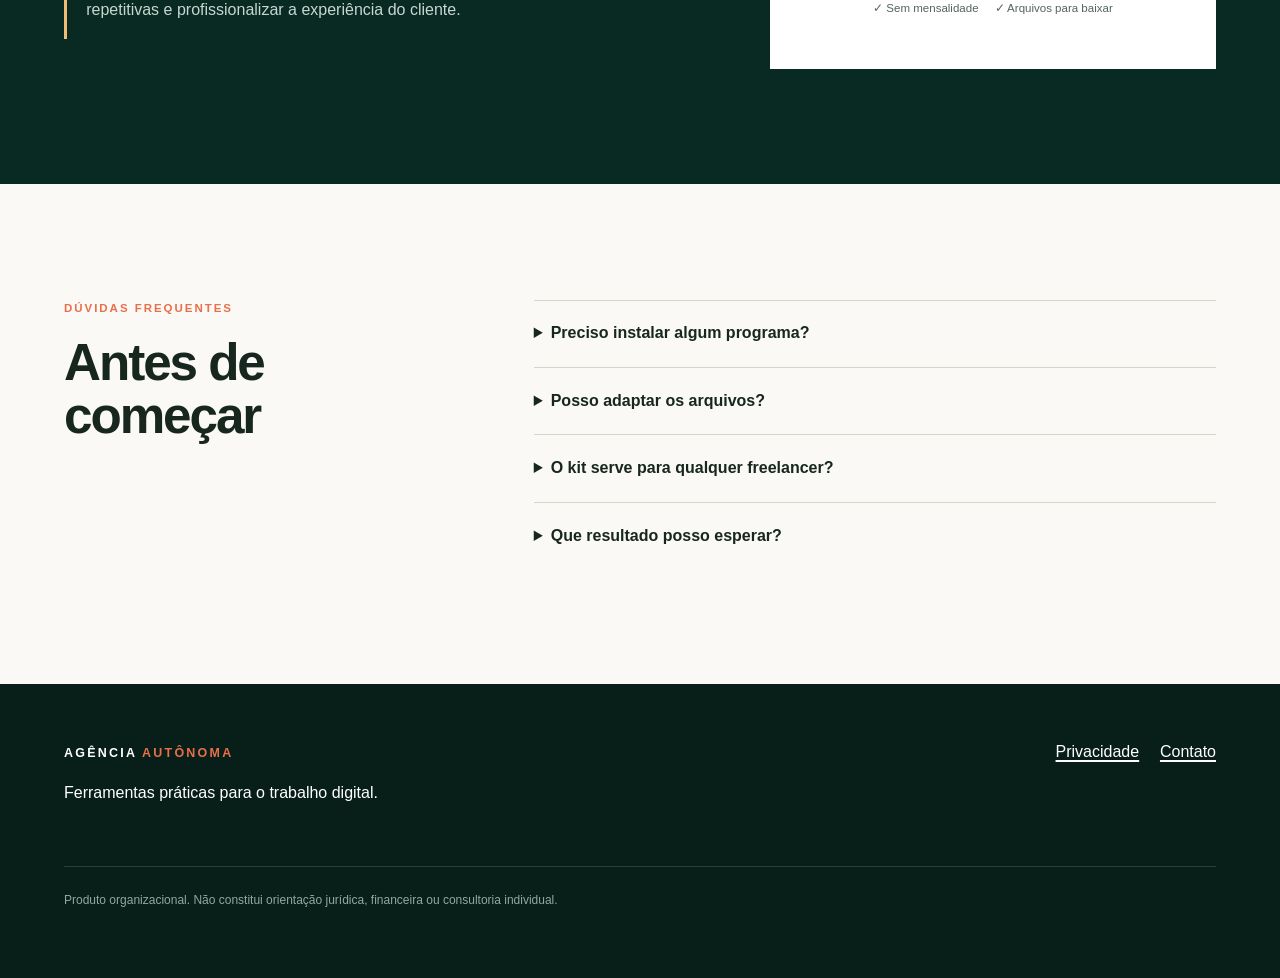
<file: freelancer-kit.html>
<!doctype html>
<html lang="pt-BR">
<head>
  <meta charset="utf-8">
  <meta name="viewport" content="width=device-width,initial-scale=1">
  <meta name="description" content="Kit editável com planilha, modelos e checklists para organizar projetos freelance do briefing à entrega.">
  <meta name="robots" content="index,follow,max-image-preview:large">
  <link rel="canonical" href="https://fabioalbuquerque80-debug.github.io/agencia-autonoma-acessibilidade-demo/freelancer-kit.html">
  <meta property="og:locale" content="pt_BR">
  <meta property="og:type" content="product">
  <meta property="og:title" content="Kit Operacional do Freelancer Digital">
  <meta property="og:description" content="Organize briefing, proposta, prazos, tarefas, alterações e entrega em um processo claro.">
  <meta property="og:url" content="https://fabioalbuquerque80-debug.github.io/agencia-autonoma-acessibilidade-demo/freelancer-kit.html">
  <meta property="og:image" content="https://fabioalbuquerque80-debug.github.io/agencia-autonoma-acessibilidade-demo/assets/freelancer-hero.png">
  <meta property="og:image:alt" content="Profissional freelancer em um escritório organizado">
  <meta property="product:price:amount" content="39.90">
  <meta property="product:price:currency" content="BRL">
  <meta name="twitter:card" content="summary_large_image">
  <meta name="twitter:title" content="Kit Operacional do Freelancer Digital">
  <meta name="twitter:description" content="Uma base pronta para organizar seus projetos do briefing à entrega.">
  <meta name="twitter:image" content="https://fabioalbuquerque80-debug.github.io/agencia-autonoma-acessibilidade-demo/assets/freelancer-hero.png">
  <title>Kit Operacional do Freelancer Digital</title>
  <link rel="stylesheet" href="assets/style.css">
  <link rel="stylesheet" href="assets/freelancer-sales.css">
  <script type="application/ld+json">{"@context":"https://schema.org","@type":"Product","name":"Kit Operacional do Freelancer Digital","description":"Kit editável com planilha, modelos e checklists para organizar projetos freelance do briefing à entrega.","image":"https://fabioalbuquerque80-debug.github.io/agencia-autonoma-acessibilidade-demo/assets/freelancer-hero.png","brand":{"@type":"Brand","name":"Agência Autônoma"},"offers":{"@type":"Offer","url":"https://pay.kiwify.com.br/ulKFRvA","priceCurrency":"BRL","price":"39.90","availability":"https://schema.org/InStock"}}</script>
</head>
<body class="sales-page">
  <a class="skip-link" href="#conteudo">Ir para o conteúdo</a>
  <header class="sales-nav"><a class="brand" href="freelancer-kit.html">AGÊNCIA <span>AUTÔNOMA</span></a><a class="nav-link" href="#conteudo">Conheça o kit</a></header>
  <main id="conteudo">
    <section class="sales-hero">
      <div class="hero-copy">
        <p class="eyebrow">Kit operacional para freelancers</p>
        <h1>Menos improviso.<br><em>Mais controle</em> em cada projeto.</h1>
        <p class="hero-lead">Reúna briefing, proposta, prazos, tarefas, alterações e entrega em um processo claro — para trabalhar com mais segurança e apresentar uma experiência mais profissional ao cliente.</p>
        <div class="hero-actions"><a class="button" href="https://pay.kiwify.com.br/ulKFRvA" rel="noopener">Quero organizar meus projetos</a><span>Entrega digital pela Kiwify</span></div>
        <ul class="trust-row"><li>Arquivos editáveis</li><li>Acesso imediato</li><li>Aplicação prática</li></ul>
      </div>
      <figure class="hero-visual"><img src="assets/freelancer-hero.png" alt="Profissional freelancer trabalhando em um escritório organizado"><figcaption><strong>Seu trabalho merece um processo à altura.</strong><span>Do primeiro contato à entrega final.</span></figcaption></figure>
    </section>

    <section class="pain-section">
      <p class="eyebrow">Você não precisa continuar no modo improviso</p>
      <h2>Quando tudo fica espalhado, cada projeto custa mais energia do que deveria.</h2>
      <div class="pain-grid"><article><span>01</span><h3>Informações perdidas</h3><p>Briefings em mensagens, decisões soltas e detalhes que somem no meio da conversa.</p></article><article><span>02</span><h3>Prazos no escuro</h3><p>Tarefas sem visão do todo e alterações que silenciosamente consomem o cronograma.</p></article><article><span>03</span><h3>Entrega insegura</h3><p>A sensação de estar sempre lembrando de cabeça o que ainda precisa ser revisado.</p></article></div>
    </section>

    <section class="transformation">
      <div><p class="eyebrow">Um sistema simples para o trabalho real</p><h2>Pare de reconstruir seu processo a cada novo cliente.</h2><p>Abra o kit, personalize e transforme etapas recorrentes em um fluxo visível. Em vez de começar uma planilha ou documento do zero, você parte de uma estrutura pronta e concentra sua energia no trabalho que o cliente contratou.</p><figure class="kit-showcase"><img src="assets/kit-mockup-v2.png" alt="Representação visual do kit com painel, checklist e documentos organizados"><figcaption>Uma base profissional para acompanhar o projeto inteiro.</figcaption></figure></div>
      <ol><li><strong>Entenda</strong><span>Registre o briefing e alinhe o que será feito.</span></li><li><strong>Planeje</strong><span>Estime, organize tarefas e acompanhe prazos.</span></li><li><strong>Conduza</strong><span>Documente alterações e mantenha a comunicação clara.</span></li><li><strong>Entregue</strong><span>Revise os detalhes com checklists objetivos.</span></li></ol>
    </section>

    <section class="desire-strip"><p>Imagine abrir o próximo projeto e já saber</p><div><strong>o que perguntar</strong><strong>o que registrar</strong><strong>o que acompanhar</strong><strong>o que revisar</strong></div></section>

    <section class="inside-section">
      <div class="section-intro"><p class="eyebrow">Tudo em um só kit</p><h2>Recursos prontos para usar, editar e fazer do seu jeito.</h2></div>
      <div class="inside-grid"><article class="featured-card"><span class="card-number">01</span><h3>Planilha operacional</h3><p>Sete abas conectam briefing, estimativa, projetos, tarefas, alterações e visão geral.</p><ul><li>Painel de acompanhamento</li><li>Campos e fórmulas prontas</li><li>Estrutura adaptável</li></ul></article><article><span class="card-number">02</span><h3>Modelos editáveis</h3><p>Documentos em DOCX para personalizar briefing, proposta organizacional, e-mails e checklists.</p></article><article><span class="card-number">03</span><h3>Versões em PDF</h3><p>Os mesmos modelos em formato de leitura, fáceis de consultar em qualquer dispositivo.</p></article><article><span class="card-number">04</span><h3>Guia rápido</h3><p>Um caminho direto para entender a estrutura e começar a aplicar o kit na sua rotina.</p></article></div>
    </section>

    <section class="audience"><div><p class="eyebrow">Feito para quem vive de projetos</p><h2>Design, conteúdo, desenvolvimento, marketing e outros serviços criativos.</h2></div><p>Se você atende clientes, gerencia entregas e quer transmitir mais organização sem adicionar uma ferramenta complexa à rotina, este kit foi pensado para o seu momento.</p></section>

    <section class="offer" id="oferta">
      <div class="offer-copy"><p class="eyebrow">Comece agora</p><h2>Seu próximo projeto não precisa começar do zero.</h2><p>Leve a estrutura completa, personalize uma vez e reutilize em seus próprios projetos sempre que precisar.</p><ul><li>Planilha operacional em XLSX</li><li>4 modelos editáveis em DOCX</li><li>4 versões para leitura em PDF</li><li>Guia rápido de aplicação</li><li>Licença de uso individual</li></ul><p class="value-callout"><strong>Mais do que arquivos:</strong> um ponto de partida claro para reduzir decisões repetitivas e profissionalizar a experiência do cliente.</p></div>
      <div class="price-card"><span class="launch-label">Valor de lançamento</span><p>Acesso completo</p><div class="price"><small>R$</small><strong>39</strong><span>,90</span></div><p class="payment-note">Pagamento único · entrega digital imediata</p><a class="button button-wide" href="https://pay.kiwify.com.br/ulKFRvA" rel="noopener">Quero meu kit operacional</a><small>Compra processada com segurança pela Kiwify.</small><div class="micro-trust"><span>✓ Sem mensalidade</span><span>✓ Arquivos para baixar</span></div></div>
    </section>

    <section class="faq" id="duvidas"><div><p class="eyebrow">Dúvidas frequentes</p><h2>Antes de começar</h2></div><div class="faq-list"><details><summary>Preciso instalar algum programa?</summary><p>A planilha funciona em aplicativos compatíveis com XLSX. Os modelos editáveis usam DOCX e também há versões em PDF para leitura.</p></details><details><summary>Posso adaptar os arquivos?</summary><p>Sim. Os materiais foram criados para você personalizar e usar em seus próprios projetos, conforme a licença individual incluída.</p></details><details><summary>O kit serve para qualquer freelancer?</summary><p>Ele foi pensado para profissionais de serviços e projetos. A estrutura é geral e pode ser ajustada à sua área e ao seu processo.</p></details><details><summary>Que resultado posso esperar?</summary><p>O kit oferece uma estrutura de organização e acompanhamento. A experiência e os resultados variam conforme o contexto e a forma de aplicação de cada profissional.</p></details></div></section>
  </main>
  <footer class="sales-footer"><div><a class="brand" href="freelancer-kit.html">AGÊNCIA <span>AUTÔNOMA</span></a><p>Ferramentas práticas para o trabalho digital.</p></div><div><a href="privacy.html">Privacidade</a><a href="mailto:contato.agenciaautonoma@gmail.com">Contato</a></div><p class="legal">Produto organizacional. Não constitui orientação jurídica, financeira ou consultoria individual.</p></footer>
</body>
</html>
</file>
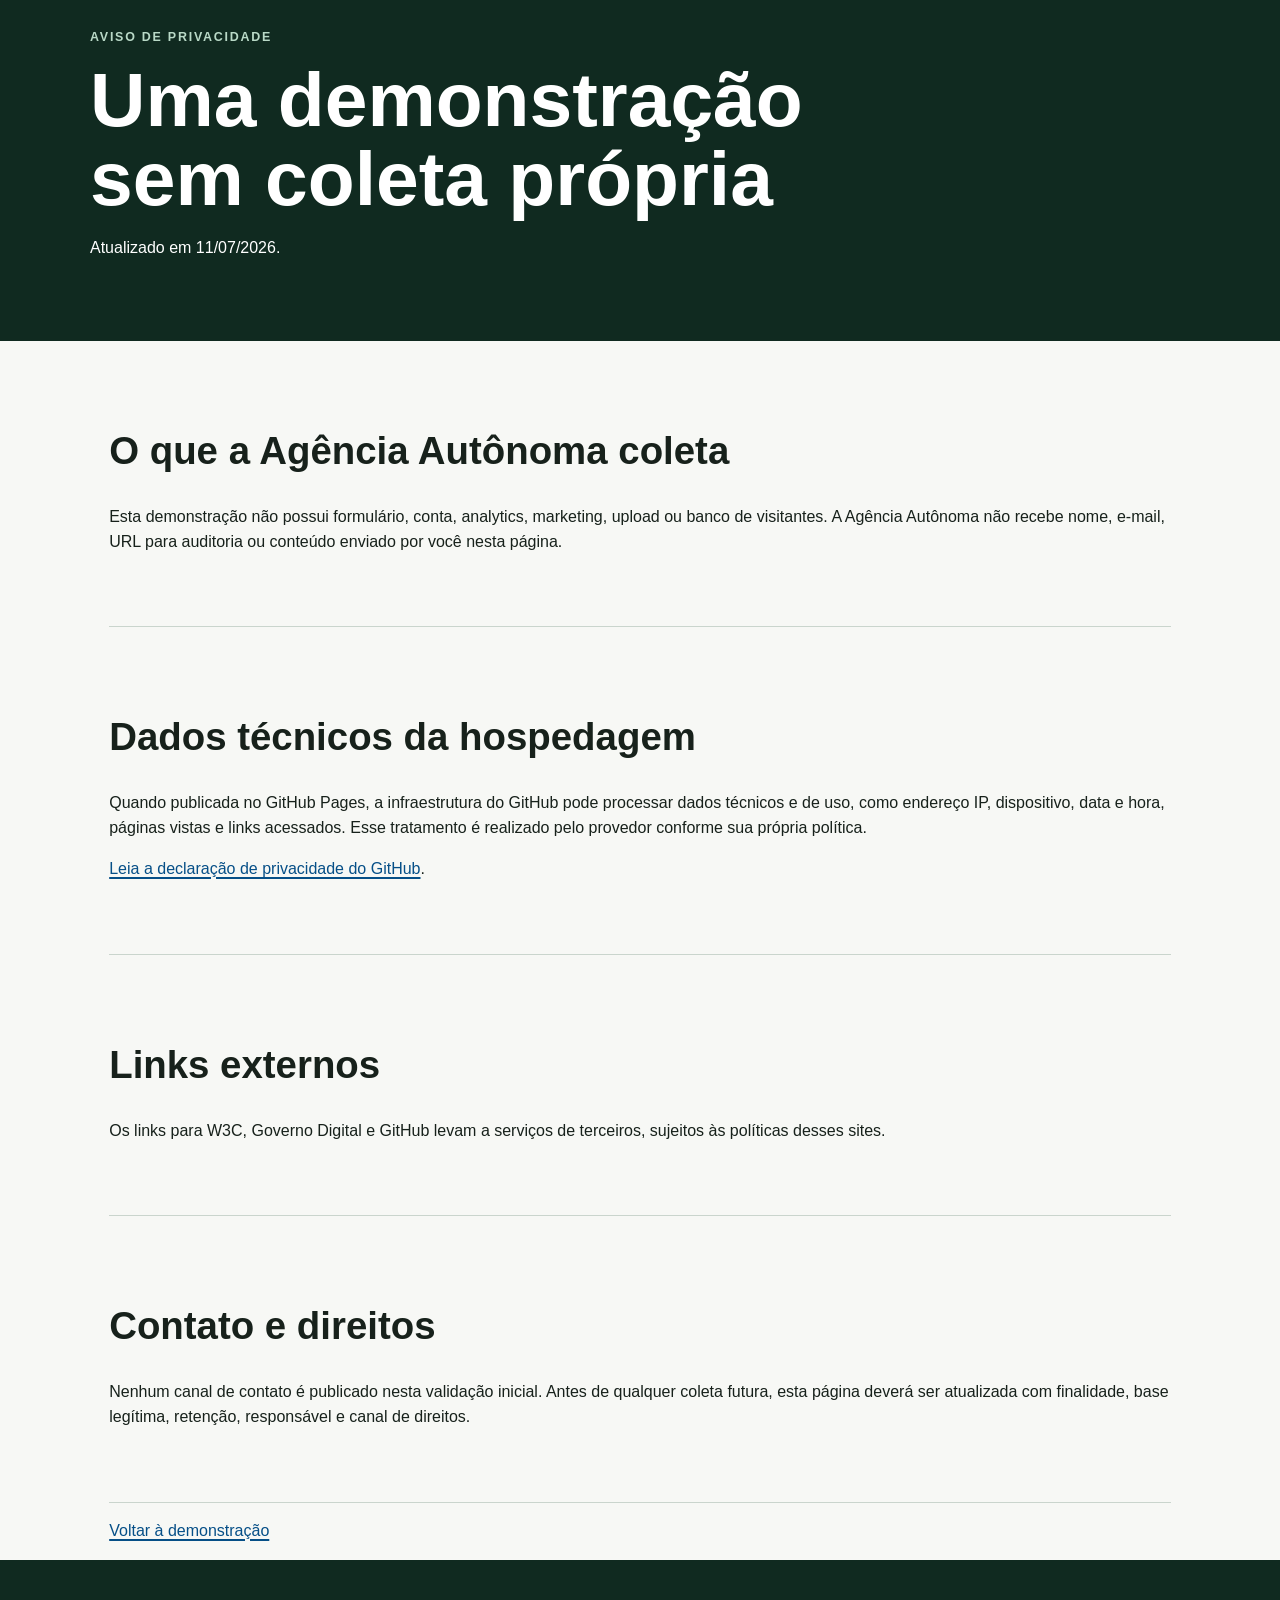
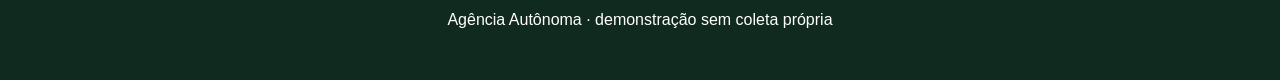
<file: privacy.html>
<!doctype html>
<html lang="pt-BR"><head><meta charset="utf-8"><meta name="viewport" content="width=device-width,initial-scale=1"><title>Privacidade — Demonstração de acessibilidade</title><link rel="stylesheet" href="assets/style.css"></head>
<body><a class="skip-link" href="#conteudo">Ir para o conteúdo</a><header class="report-header"><div class="intro"><p class="kicker">Aviso de privacidade</p><h1>Uma demonstração sem coleta própria</h1><p>Atualizado em 11/07/2026.</p></div></header><main id="conteudo">
<section><h2>O que a Agência Autônoma coleta</h2><p>Esta demonstração não possui formulário, conta, analytics, marketing, upload ou banco de visitantes. A Agência Autônoma não recebe nome, e-mail, URL para auditoria ou conteúdo enviado por você nesta página.</p></section>
<section><h2>Dados técnicos da hospedagem</h2><p>Quando publicada no GitHub Pages, a infraestrutura do GitHub pode processar dados técnicos e de uso, como endereço IP, dispositivo, data e hora, páginas vistas e links acessados. Esse tratamento é realizado pelo provedor conforme sua própria política.</p><p><a href="https://docs.github.com/en/site-policy/privacy-policies/github-general-privacy-statement">Leia a declaração de privacidade do GitHub</a>.</p></section>
<section><h2>Links externos</h2><p>Os links para W3C, Governo Digital e GitHub levam a serviços de terceiros, sujeitos às políticas desses sites.</p></section>
<section><h2>Contato e direitos</h2><p>Nenhum canal de contato é publicado nesta validação inicial. Antes de qualquer coleta futura, esta página deverá ser atualizada com finalidade, base legítima, retenção, responsável e canal de direitos.</p></section>
<p><a href="index.html">Voltar à demonstração</a></p></main><footer><p>Agência Autônoma · demonstração sem coleta própria</p></footer></body></html>
</file>
<file: assets/style.css>
:root{font-family:Arial,Helvetica,sans-serif;color:#17211b;background:#f7f8f5;line-height:1.55;--ink:#17211b;--green:#075f3b;--cream:#f7f8f5;--line:#cad5cd;--fail:#8f1d1d;--review:#704d00}*{box-sizing:border-box}body{margin:0}.skip-link{position:absolute;left:1rem;top:-5rem;background:#fff;color:#000;padding:.8rem;z-index:10}.skip-link:focus{top:1rem}a{color:#064f87;text-decoration-thickness:.12em;text-underline-offset:.18em}a:focus-visible,button:focus-visible{outline:4px solid #ffbf47;outline-offset:3px}.report-header{background:#102a20;color:#fff;padding:1rem max(1.2rem,calc((100% - 1100px)/2)) 4rem}.report-header a{color:#fff}nav{display:flex;gap:1.3rem;flex-wrap:wrap;padding:1rem 0 3rem}.intro{max-width:800px}.kicker{text-transform:uppercase;letter-spacing:.14em;font-weight:700;font-size:.78rem;color:#5c7868}.report-header .kicker{color:#b9d9c7}h1{font-size:clamp(2.3rem,6vw,4.8rem);line-height:1.02;margin:.4rem 0 1.2rem}h2{font-size:clamp(1.7rem,3vw,2.5rem);line-height:1.15}h3{font-size:1.25rem}.warning{border-left:6px solid #ffbf47;background:#fff;color:#1b201d;padding:1rem 1.2rem;margin-top:2rem}main{max-width:1100px;margin:auto;padding:0 1.2rem}section{padding:3.5rem 0;border-bottom:1px solid var(--line)}.facts{display:grid;grid-template-columns:repeat(auto-fit,minmax(210px,1fr));gap:1rem}.facts div,.check{background:#fff;border:1px solid var(--line);border-radius:12px;padding:1.2rem}.facts dt{font-weight:700}.facts dd{margin:.3rem 0}.legend{display:flex;gap:.7rem;flex-wrap:wrap}.badge{display:inline-block;padding:.3rem .6rem;border-radius:999px;font-size:.78rem;font-weight:700}.badge.pass{background:#d5f0e1;color:#074c2f}.badge.fail{background:#f8dada;color:#741616}.badge.review{background:#faeabf;color:#5e4000}.section-heading{display:flex;justify-content:space-between;gap:2rem;align-items:end}.score-list{display:flex;gap:1rem;list-style:none;padding:0;flex-wrap:wrap}.score-list li{background:#fff;border:1px solid var(--line);padding:.7rem}.checks{display:grid;grid-template-columns:repeat(auto-fit,minmax(300px,1fr));gap:1rem}.check{border-top:5px solid var(--green)}.check.fail{border-top-color:var(--fail)}.check.review{border-top-color:var(--review)}.check-top{display:flex;justify-content:space-between;gap:1rem}.criterion{font-weight:700}.action{background:#eef3ef;padding:.8rem}.priorities li{margin:1rem 0}footer{background:#102a20;color:#fff;padding:2rem;text-align:center}@media(max-width:700px){.section-heading{display:block}.score-list{display:grid;grid-template-columns:1fr}.checks{grid-template-columns:1fr}}@media print{.skip-link,nav{display:none}.report-header{background:#fff;color:#000;padding:0}.report-header .kicker{color:#000}.warning,.facts div,.check{box-shadow:none}a{color:#000}.check{break-inside:avoid}section{padding:1.5rem 0}}
</file>
<file: assets/freelancer-sales.css>
.sales-page{--forest:#123c31;--dark:#092a22;--sand:#f4efe6;--coral:#e86f4a;--ink:#172720;background:#faf9f6;color:var(--ink);font-family:"Segoe UI",Arial,sans-serif}.sales-page main{max-width:none;padding:0}.sales-page section{border:0}.sales-page a{color:inherit}.sales-nav{height:78px;display:flex;align-items:center;justify-content:space-between;padding:0 max(5vw,calc((100% - 1240px)/2));background:#faf9f6;border-bottom:1px solid #e7e1d8}.brand{font-size:.78rem;font-weight:800;letter-spacing:.18em;text-decoration:none}.brand span,.eyebrow{color:var(--coral)}.nav-link{font-size:.86rem;font-weight:700}.sales-hero{min-height:680px;display:grid;grid-template-columns:1.05fr .95fr;padding:0;background:var(--dark);color:#fff}.hero-copy{padding:clamp(4rem,8vw,8rem) clamp(2rem,6vw,7rem);align-self:center}.eyebrow{text-transform:uppercase;letter-spacing:.17em;font-size:.72rem;font-weight:800;margin:0 0 1.25rem}.sales-hero h1{font-size:clamp(3.1rem,5.8vw,6.2rem);letter-spacing:-.055em;line-height:.9;margin:0 0 1.8rem}.sales-hero h1 em{font-family:Georgia,serif;font-weight:400;color:#efbe75}.hero-lead{font-size:clamp(1.05rem,1.5vw,1.3rem);line-height:1.65;color:#d9e6df;max-width:670px}.hero-actions{display:flex;align-items:center;gap:1.25rem;margin:2.2rem 0}.hero-actions span{font-size:.78rem;color:#bad0c5}.button{display:inline-flex;justify-content:center;padding:1.05rem 1.55rem;background:var(--coral);color:#fff!important;border-radius:4px;text-decoration:none;font-weight:800;box-shadow:0 10px 30px #0003;transition:.2s}.button:hover{transform:translateY(-2px);background:#f27a53}.trust-row{display:flex;gap:1.4rem;flex-wrap:wrap;padding:0;list-style:none;color:#bad0c5;font-size:.78rem}.trust-row li:before{content:"✓";color:#efbe75;margin-right:.45rem}.hero-visual{position:relative;margin:0;min-height:600px;overflow:hidden}.hero-visual img{width:100%;height:100%;object-fit:cover}.hero-visual figcaption{position:absolute;left:2rem;bottom:2rem;background:#faf9f6ed;color:var(--ink);padding:1.2rem 1.4rem;box-shadow:0 20px 60px #092a2260}.hero-visual figcaption span{display:block;font-size:.8rem;color:#5c6c65}.pain-section,.inside-section,.faq{padding:clamp(5rem,9vw,9rem) max(5vw,calc((100% - 1240px)/2))}.pain-section{text-align:center}.pain-section>h2,.section-intro h2{max-width:850px;margin:.4rem auto 4rem;font-size:clamp(2.1rem,4vw,4rem);line-height:1.05;letter-spacing:-.035em}.pain-grid{display:grid;grid-template-columns:repeat(3,1fr);text-align:left;border-top:1px solid #d9d3c8}.pain-grid article{padding:2rem;border-right:1px solid #d9d3c8}.pain-grid span,.card-number{font-family:Georgia,serif;color:var(--coral);font-style:italic}.pain-grid h3{margin:2rem 0 .7rem}.pain-grid p,.transformation>div>p:last-child,.audience>p{color:#617068;line-height:1.8}.transformation,.audience,.offer,.faq{display:grid;grid-template-columns:1fr 1fr;gap:clamp(3rem,8vw,9rem);padding:clamp(5rem,9vw,9rem) max(5vw,calc((100% - 1240px)/2))}.transformation{background:var(--sand)}.transformation h2,.audience h2,.offer h2,.faq h2{font-size:clamp(2.2rem,4vw,4rem);line-height:1.02;letter-spacing:-.04em;margin:.5rem 0 1.5rem}.transformation ol{list-style:none;padding:0;margin:0}.transformation li{display:grid;grid-template-columns:110px 1fr;gap:1rem;padding:1.35rem 0;border-bottom:1px solid #d8cfc1}.transformation li strong{font:1.45rem Georgia,serif;color:var(--forest)}.inside-section{background:var(--forest);color:#fff}.section-intro{text-align:center}.inside-grid{display:grid;grid-template-columns:1.15fr .85fr .85fr;gap:1rem}.inside-grid article{background:#1b4a3d;padding:2.2rem;min-height:250px}.inside-grid .featured-card{grid-row:span 2;min-height:516px;background:#dcece2;color:var(--ink)}.inside-grid h3{font-size:1.55rem;margin:2rem 0 1rem}.inside-grid p{color:#c7d7cf}.inside-grid .featured-card p{color:#52645c}.inside-grid ul{padding:0;list-style:none;margin-top:3rem}.inside-grid li{border-top:1px solid #bdd1c5;padding:.8rem 0}.audience{grid-template-columns:1.2fr .8fr;align-items:end}.offer{grid-template-columns:1.15fr .85fr;align-items:center;background:var(--dark);color:#fff}.offer-copy ul{display:grid;grid-template-columns:1fr 1fr;gap:.9rem;padding:0;list-style:none}.offer-copy li:before{content:"✓";color:#efbe75;margin-right:.5rem}.price-card{background:#fff;color:var(--ink);padding:clamp(2rem,4vw,3.5rem);text-align:center}.price-card>p:first-child{text-transform:uppercase;letter-spacing:.12em;font-weight:800;font-size:.72rem}.price{display:flex;justify-content:center;align-items:flex-start}.price strong{font:700 5.5rem/.9 Georgia,serif}.price span{font:700 1.5rem Georgia,serif}.button-wide{width:100%;margin:1rem 0}.faq{grid-template-columns:.7fr 1.3fr}.faq-list details{border-top:1px solid #d8d2c8;padding:1.3rem 0}.faq-list summary{cursor:pointer;font-weight:800}.faq-list p{color:#5f6d66}.sales-footer{display:grid;grid-template-columns:1fr auto;gap:2rem;text-align:left;padding:3.5rem max(5vw,calc((100% - 1240px)/2));background:#071e19}.sales-footer div:nth-child(2){display:flex;gap:1.3rem}.sales-footer .legal{grid-column:1/-1;color:#8eaaa0;font-size:.75rem;border-top:1px solid #254139;padding-top:1.5rem}
@media(max-width:900px){.sales-hero,.transformation,.audience,.offer,.faq{grid-template-columns:1fr}.hero-visual{min-height:480px}.pain-grid{grid-template-columns:1fr}.inside-grid{grid-template-columns:1fr 1fr}.inside-grid .featured-card{grid-row:auto;grid-column:1/-1;min-height:auto}}
@media(max-width:600px){.sales-nav{padding:0 1.2rem}.nav-link{display:none}.hero-copy{padding:4rem 1.3rem}.sales-hero h1{font-size:3.3rem}.hero-actions{align-items:flex-start;flex-direction:column}.hero-visual{min-height:390px}.pain-section,.inside-section,.transformation,.audience,.offer,.faq{padding:4.5rem 1.3rem}.inside-grid,.offer-copy ul{grid-template-columns:1fr}.sales-footer{grid-template-columns:1fr;padding:3rem 1.3rem}}
.kit-showcase{margin:2.5rem 0 0}.kit-showcase img{display:block;width:100%;border-radius:3px;box-shadow:0 24px 55px #123c3130}.kit-showcase figcaption{font-size:.76rem;color:#6a756f;margin-top:.7rem}.desire-strip{padding:3rem max(5vw,calc((100% - 1240px)/2));background:#e86f4a;color:#fff;text-align:center}.desire-strip p{text-transform:uppercase;letter-spacing:.14em;font-size:.7rem;font-weight:800}.desire-strip div{display:flex;justify-content:center;gap:clamp(1rem,5vw,5rem);flex-wrap:wrap}.desire-strip strong{font:italic clamp(1.2rem,2.2vw,2rem) Georgia,serif}.launch-label{display:inline-block;background:#f4efe6;color:#9a4d35;padding:.45rem .75rem;border-radius:99px;text-transform:uppercase;letter-spacing:.11em;font-size:.65rem;font-weight:900}.value-callout{border-left:3px solid #efbe75;padding:1rem 1.2rem;color:#c6d7cf}.micro-trust{display:flex;justify-content:center;gap:1rem;flex-wrap:wrap;margin-top:1.2rem;color:#53655c;font-size:.72rem}
</file>
